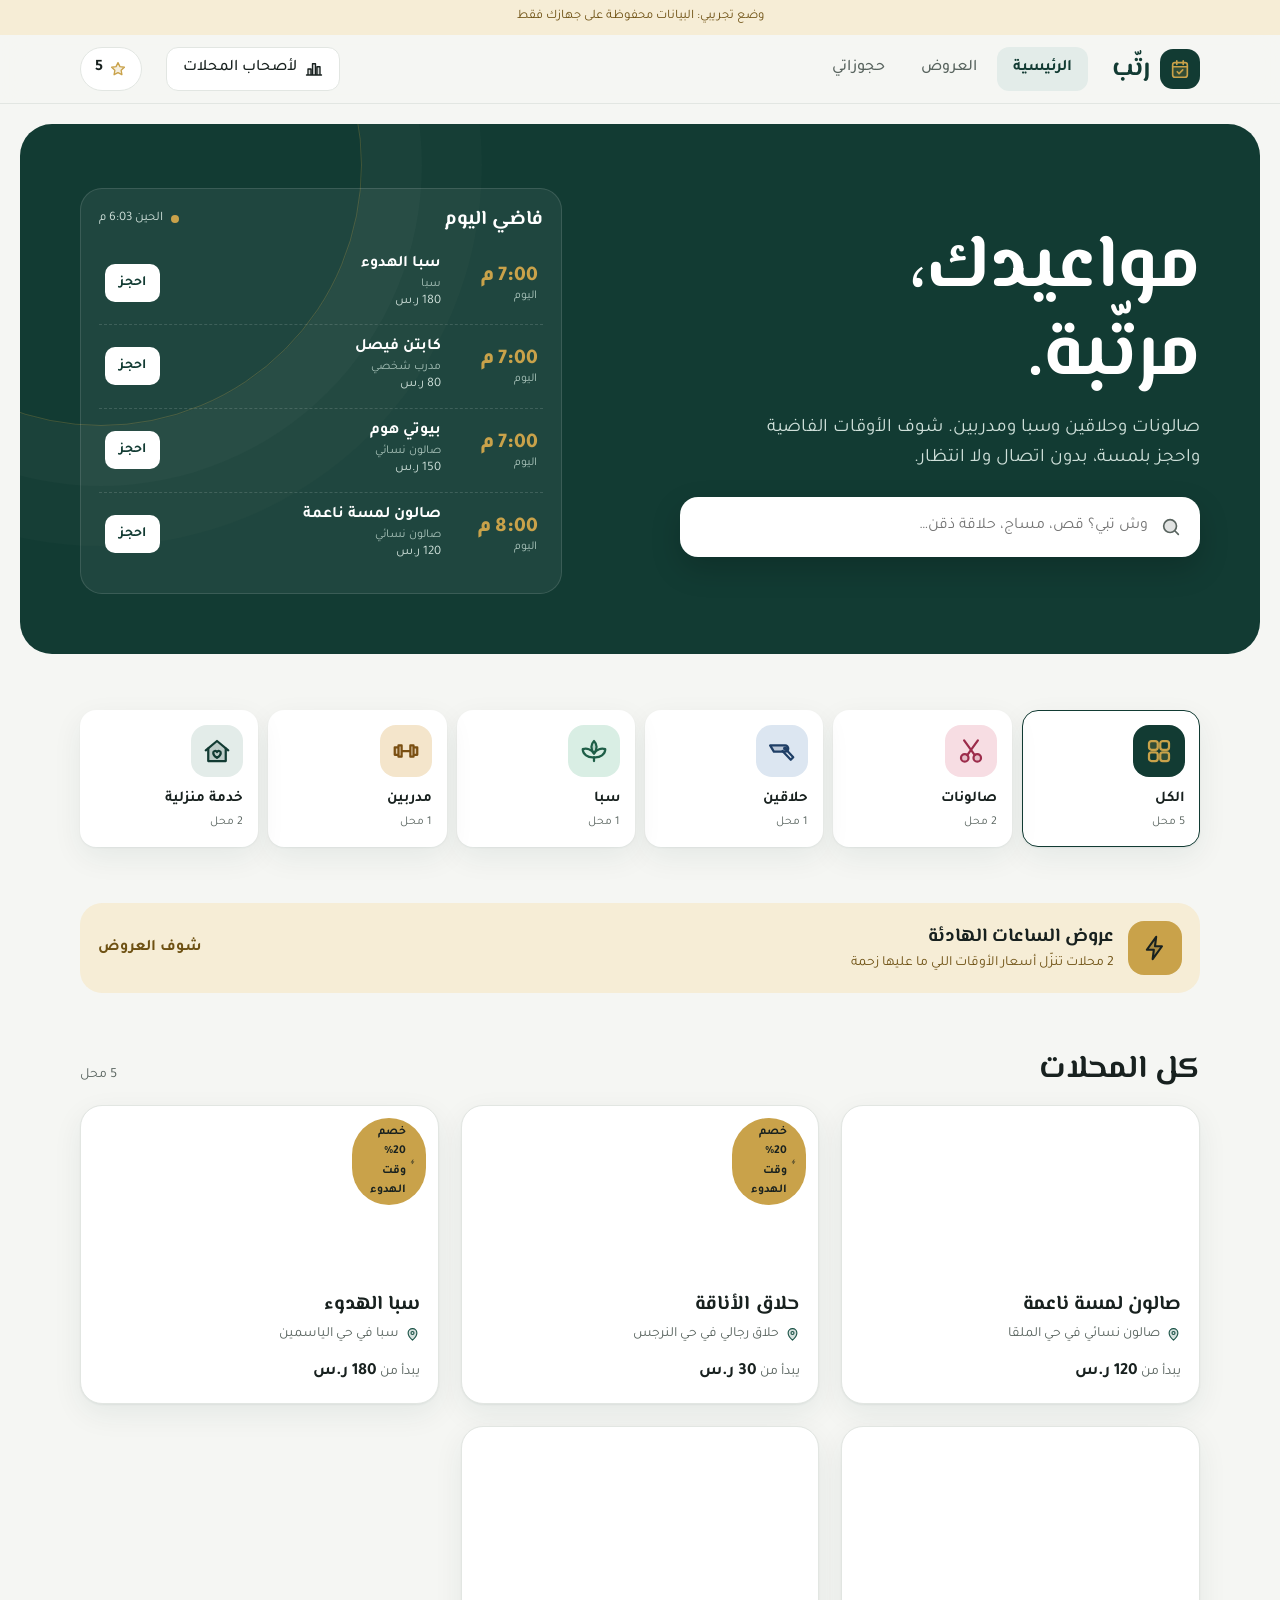
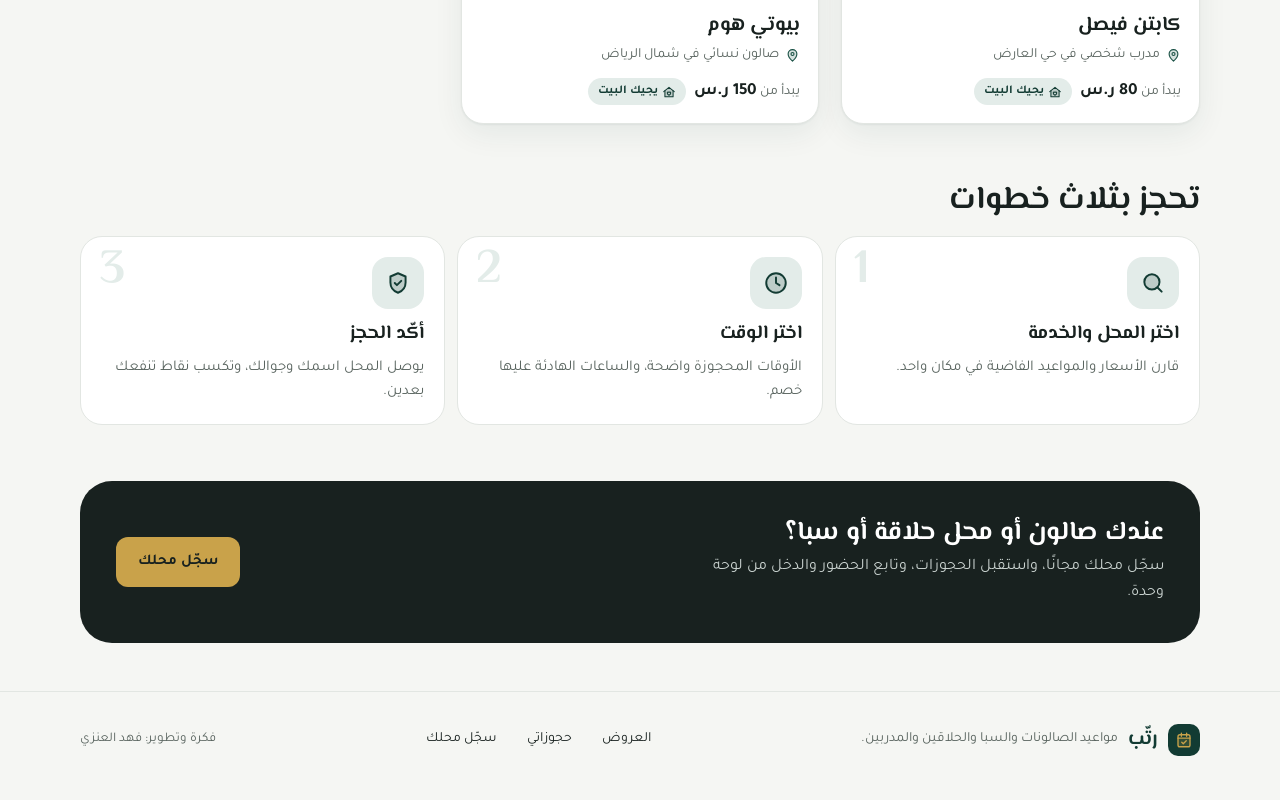
<file: index.html>
<!doctype html>
<html lang="ar" dir="rtl">
<head>
  <meta charset="utf-8">
  <meta name="viewport" content="width=device-width, initial-scale=1, viewport-fit=cover">
  <meta name="theme-color" content="#123B33">
  <meta name="description" content="رتّب: احجز موعدك في الصالونات والسبا والحلاقين والمدربين بدون اتصال أو انتظار.">
  <title>رتّب — احجز موعدك</title>
  <link rel="manifest" href="manifest.webmanifest">
  <link rel="icon" href="icons/icon.svg" type="image/svg+xml">
  <link rel="apple-touch-icon" href="icons/icon-192.png">
  <link rel="preconnect" href="https://fonts.googleapis.com">
  <link rel="preconnect" href="https://fonts.gstatic.com" crossorigin>
  <link href="https://fonts.googleapis.com/css2?family=El+Messiri:wght@500;600;700&family=Tajawal:wght@400;500;700;800&display=swap" rel="stylesheet">
  <link rel="stylesheet" href="css/style.css">
</head>
<body>
  <div id="demo" class="demo-strip" hidden>وضع تجريبي: البيانات محفوظة على جهازك فقط</div>
  <div id="app"><div class="loading">جاري التحميل…</div></div>

  <dialog id="profile">
    <form class="form" method="dialog" id="profile-form">
      <h2>بياناتك للحجز</h2>
      <p class="sub">نرسلها للمحل عشان يعرف صاحب الموعد. تنحفظ على جهازك للمرات الجاية.</p>
      <label class="field">الاسم
        <input name="name" required autocomplete="name" maxlength="40">
      </label>
      <label class="field">رقم الجوال
        <input name="phone" required inputmode="tel" autocomplete="tel" pattern="05[0-9]{8}" placeholder="05XXXXXXXX" maxlength="10">
        <span class="hint">يبدأ بـ 05 وفيه 10 أرقام</span>
      </label>
      <div class="actions">
        <button class="btn" value="ok">متابعة</button>
        <button class="btn ghost" value="cancel" formnovalidate>إلغاء</button>
      </div>
    </form>
  </dialog>

  <script type="module" src="js/app.js"></script>
  <script>
    if ('serviceWorker' in navigator) window.addEventListener('load', () => navigator.serviceWorker.register('sw.js').catch(() => {}));
  </script>
</body>
</html>
</file>
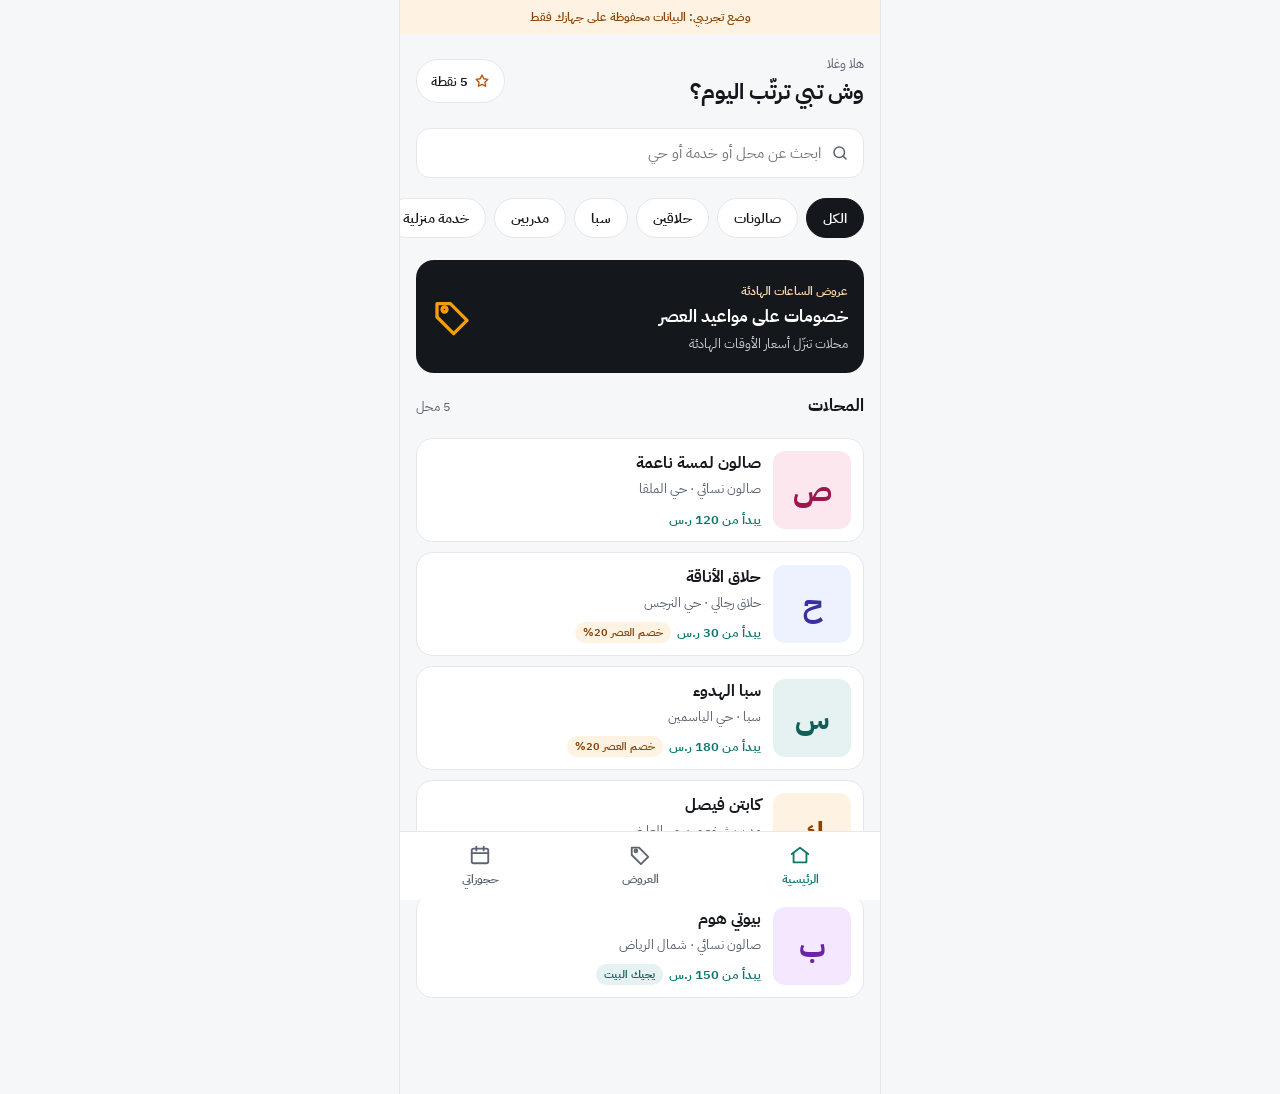
<file: v1/index.html>
<!doctype html>
<html lang="ar" dir="rtl">
<head>
  <meta charset="utf-8">
  <meta name="viewport" content="width=device-width, initial-scale=1, viewport-fit=cover">
  <meta name="theme-color" content="#0F766E">
  <meta name="description" content="رتّب: احجز موعدك في الصالونات والسبا والحلاقين والمدربين بدون اتصال أو انتظار.">
  <title>رتّب — احجز موعدك</title>
  <link rel="manifest" href="manifest.webmanifest">
  <link rel="icon" href="icons/icon.svg" type="image/svg+xml">
  <link rel="apple-touch-icon" href="icons/icon-192.png">
  <link rel="preconnect" href="https://fonts.googleapis.com">
  <link rel="preconnect" href="https://fonts.gstatic.com" crossorigin>
  <link href="https://fonts.googleapis.com/css2?family=IBM+Plex+Sans+Arabic:wght@400;500;600;700&display=swap" rel="stylesheet">
  <link rel="stylesheet" href="css/style.css">
</head>
<body>
  <div class="shell">
    <div id="demo" class="demo-strip" hidden>وضع تجريبي: البيانات محفوظة على جهازك فقط</div>
    <div id="app"><div class="loading">جاري التحميل…</div></div>
  </div>

  <dialog id="profile">
    <form class="form" method="dialog" id="profile-form">
      <h2>بياناتك للحجز</h2>
      <p class="sub">نرسلها للمحل عشان يعرف صاحب الموعد. تنحفظ على جهازك للمرات الجاية.</p>
      <label class="field">الاسم
        <input name="name" required autocomplete="name" maxlength="40">
      </label>
      <label class="field">رقم الجوال
        <input name="phone" required inputmode="tel" autocomplete="tel" pattern="05[0-9]{8}" placeholder="05XXXXXXXX" maxlength="10">
        <span class="hint">يبدأ بـ 05 وفيه 10 أرقام</span>
      </label>
      <div class="actions">
        <button class="btn" value="ok">متابعة</button>
        <button class="btn ghost" value="cancel" formnovalidate>إلغاء</button>
      </div>
    </form>
  </dialog>

  <script type="module" src="js/app.js"></script>
  <script>
    if ('serviceWorker' in navigator) window.addEventListener('load', () => navigator.serviceWorker.register('sw.js').catch(() => {}));
  </script>
</body>
</html>
</file>
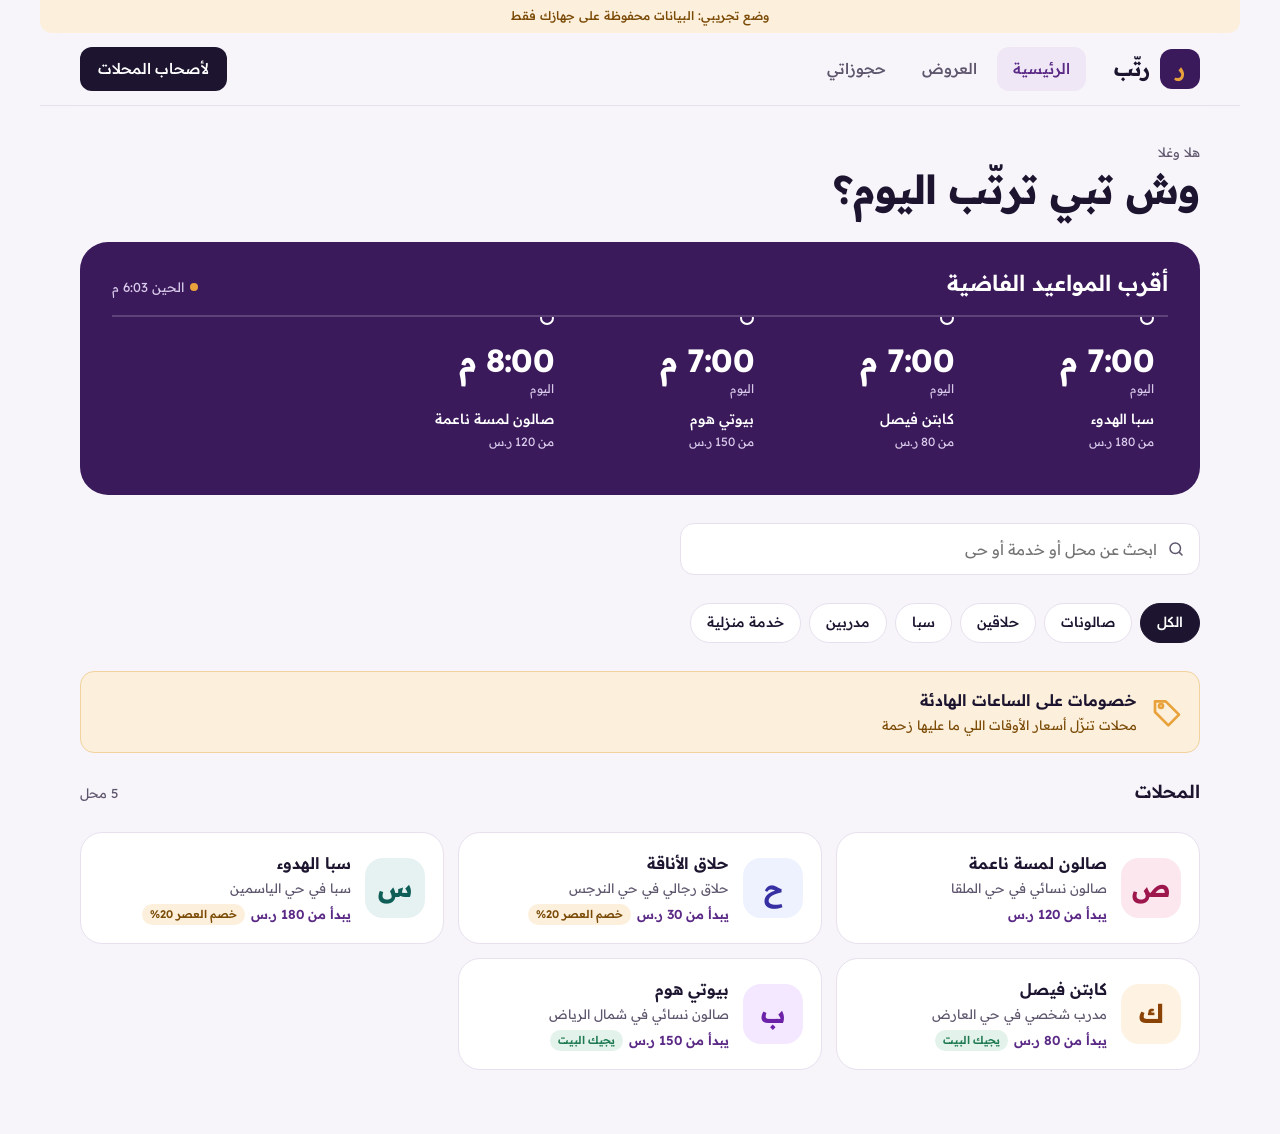
<file: v2/index.html>
<!doctype html>
<html lang="ar" dir="rtl">
<head>
  <meta charset="utf-8">
  <meta name="viewport" content="width=device-width, initial-scale=1, viewport-fit=cover">
  <meta name="theme-color" content="#3B1A5C">
  <meta name="description" content="رتّب: احجز موعدك في الصالونات والسبا والحلاقين والمدربين بدون اتصال أو انتظار.">
  <title>رتّب — احجز موعدك</title>
  <link rel="manifest" href="manifest.webmanifest">
  <link rel="icon" href="icons/icon.svg" type="image/svg+xml">
  <link rel="apple-touch-icon" href="icons/icon-192.png">
  <link rel="preconnect" href="https://fonts.googleapis.com">
  <link rel="preconnect" href="https://fonts.gstatic.com" crossorigin>
  <link href="https://fonts.googleapis.com/css2?family=Readex+Pro:wght@300..700&display=swap" rel="stylesheet">
  <link rel="stylesheet" href="css/style.css">
</head>
<body>
  <div class="shell">
    <div id="demo" class="demo-strip" hidden>وضع تجريبي: البيانات محفوظة على جهازك فقط</div>
    <div id="app"><div class="loading">جاري التحميل…</div></div>
  </div>

  <dialog id="profile">
    <form class="form" method="dialog" id="profile-form">
      <h2>بياناتك للحجز</h2>
      <p class="sub">نرسلها للمحل عشان يعرف صاحب الموعد. تنحفظ على جهازك للمرات الجاية.</p>
      <label class="field">الاسم
        <input name="name" required autocomplete="name" maxlength="40">
      </label>
      <label class="field">رقم الجوال
        <input name="phone" required inputmode="tel" autocomplete="tel" pattern="05[0-9]{8}" placeholder="05XXXXXXXX" maxlength="10">
        <span class="hint">يبدأ بـ 05 وفيه 10 أرقام</span>
      </label>
      <div class="actions">
        <button class="btn" value="ok">متابعة</button>
        <button class="btn ghost" value="cancel" formnovalidate>إلغاء</button>
      </div>
    </form>
  </dialog>

  <script type="module" src="js/app.js"></script>
  <script>
    if ('serviceWorker' in navigator) window.addEventListener('load', () => navigator.serviceWorker.register('sw.js').catch(() => {}));
  </script>
</body>
</html>
</file>
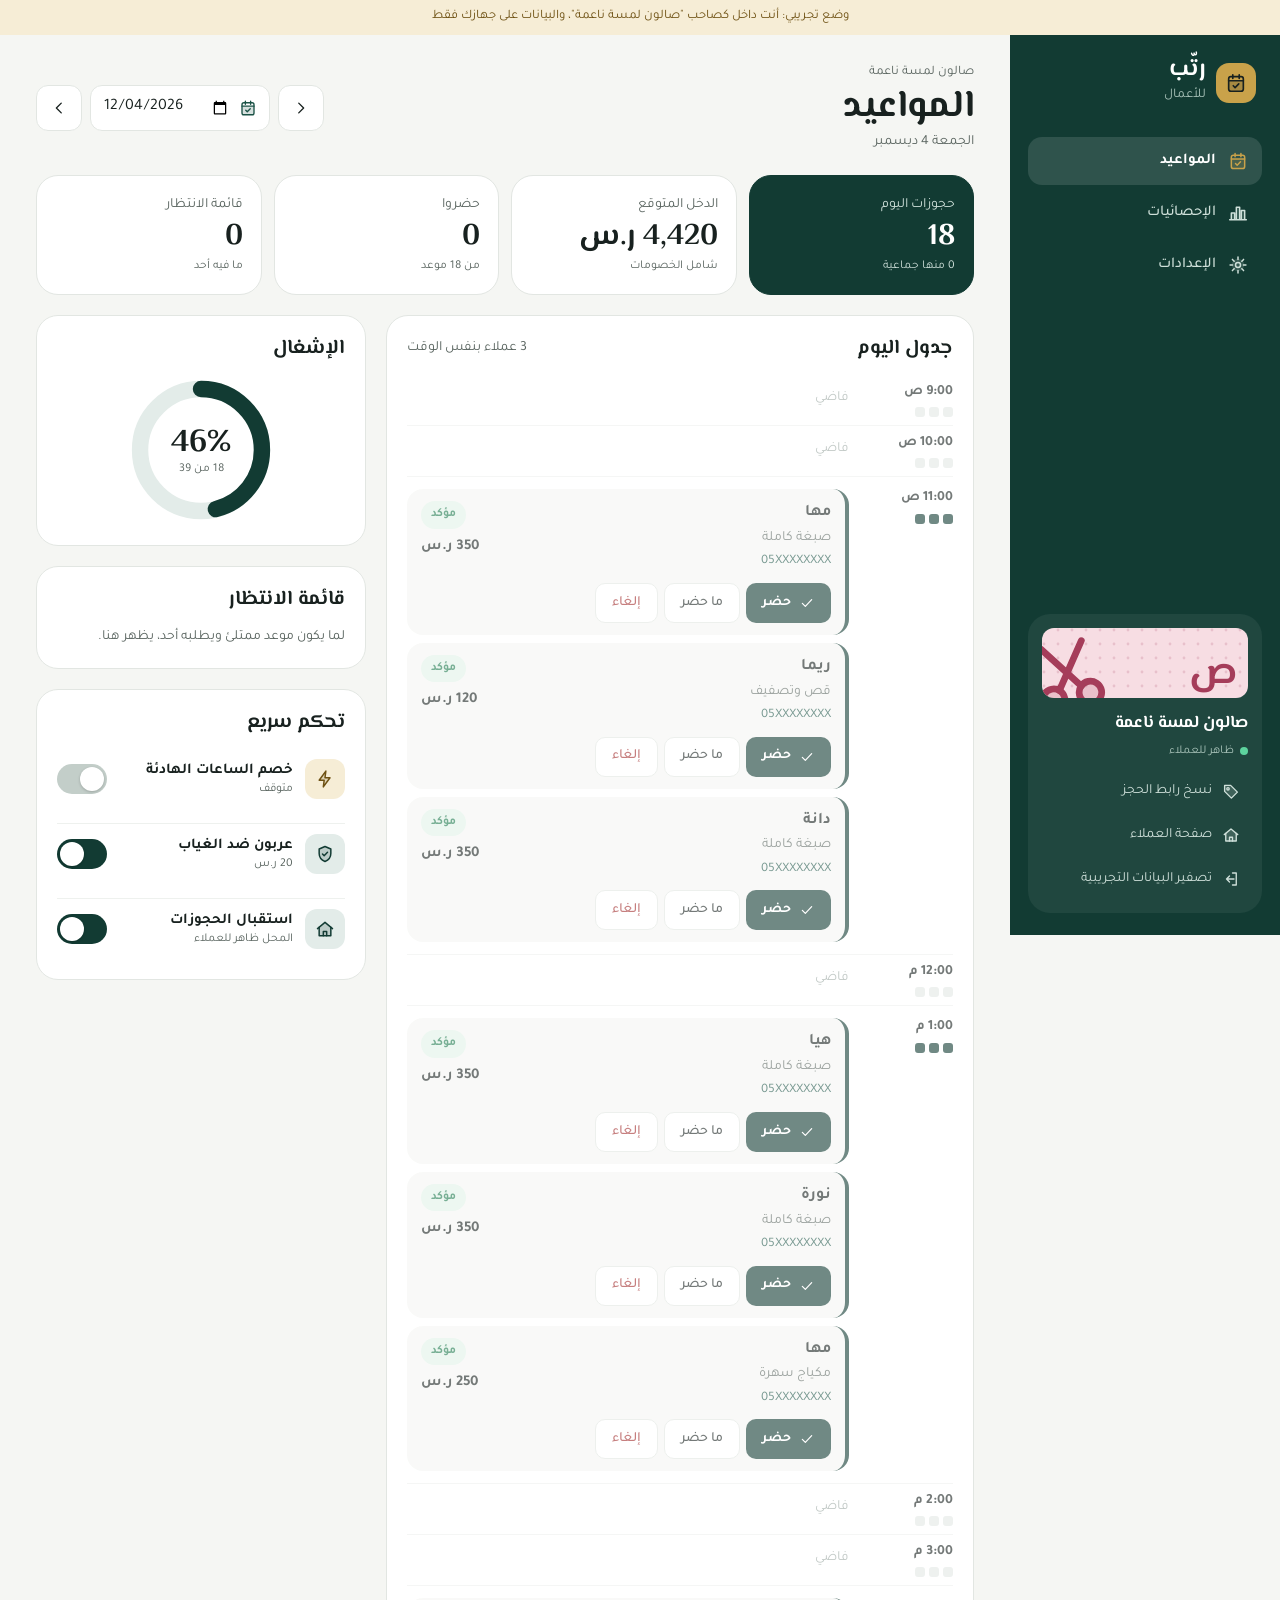
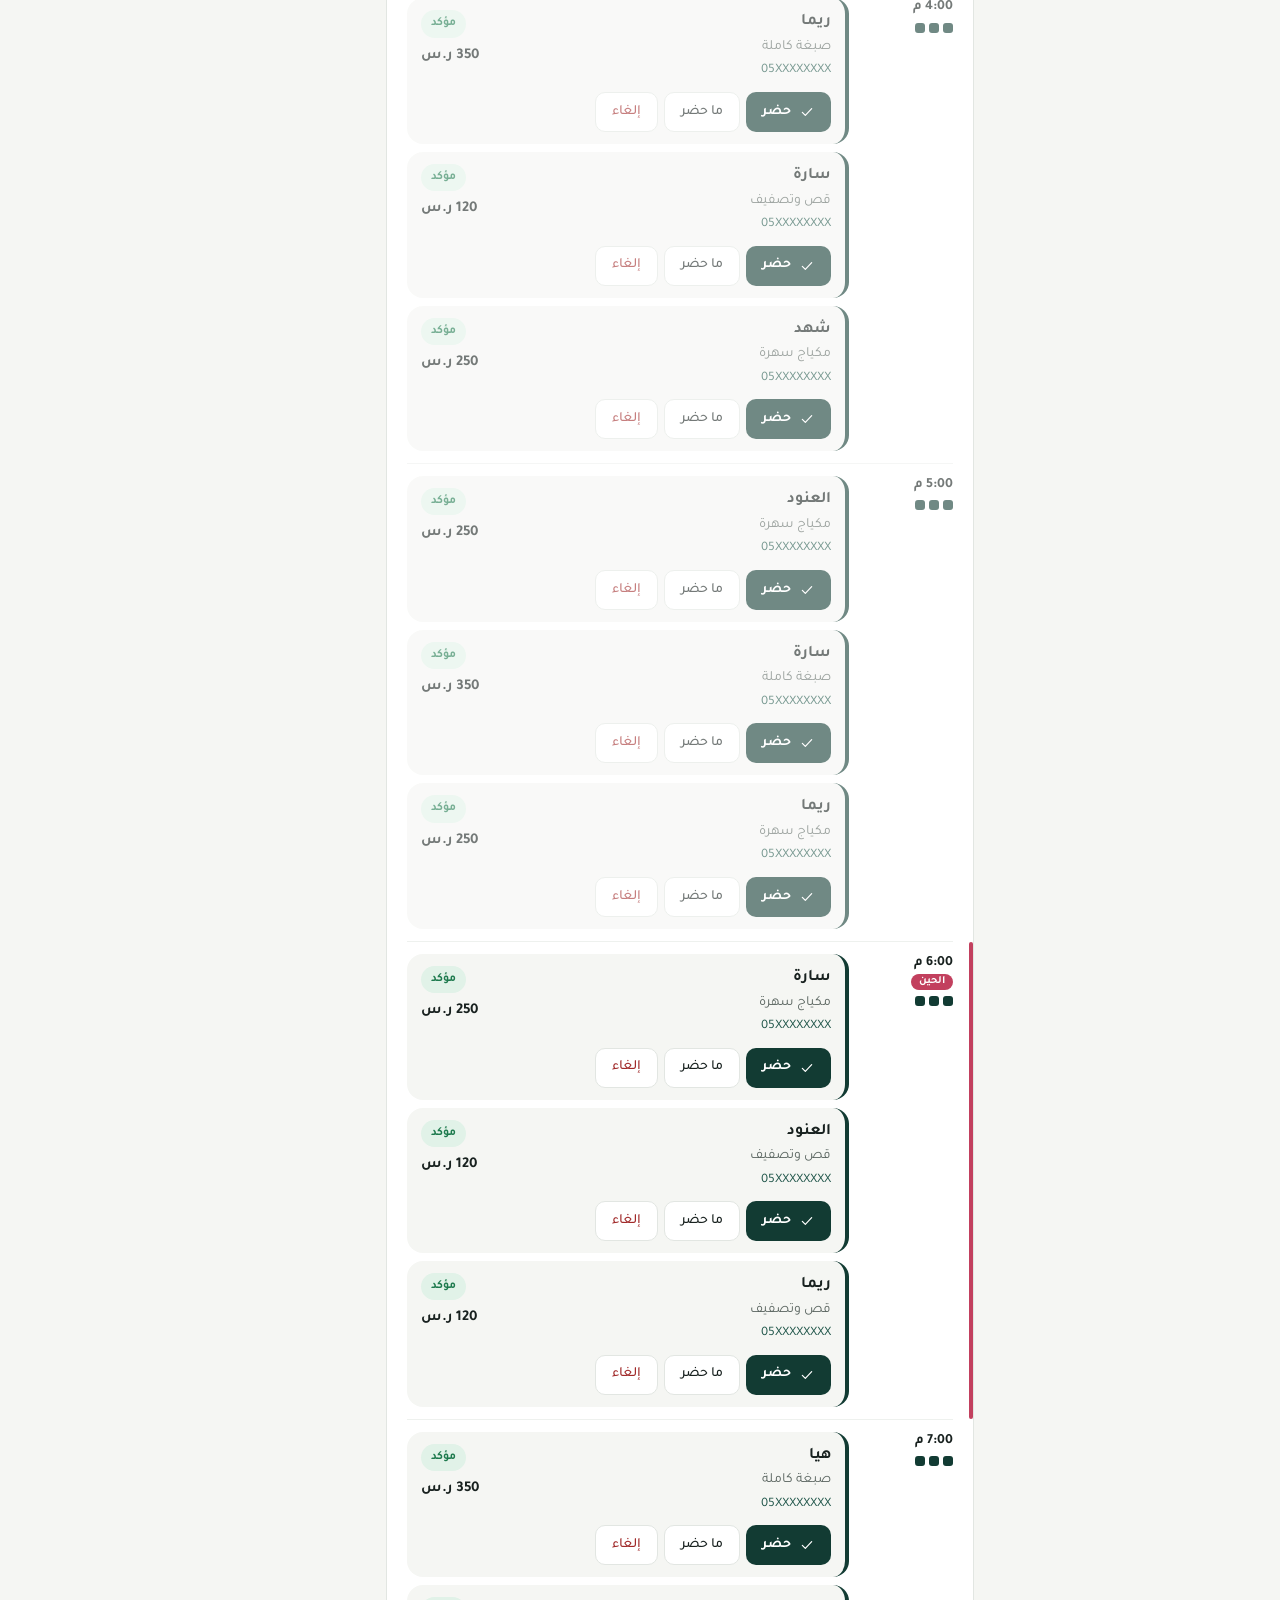
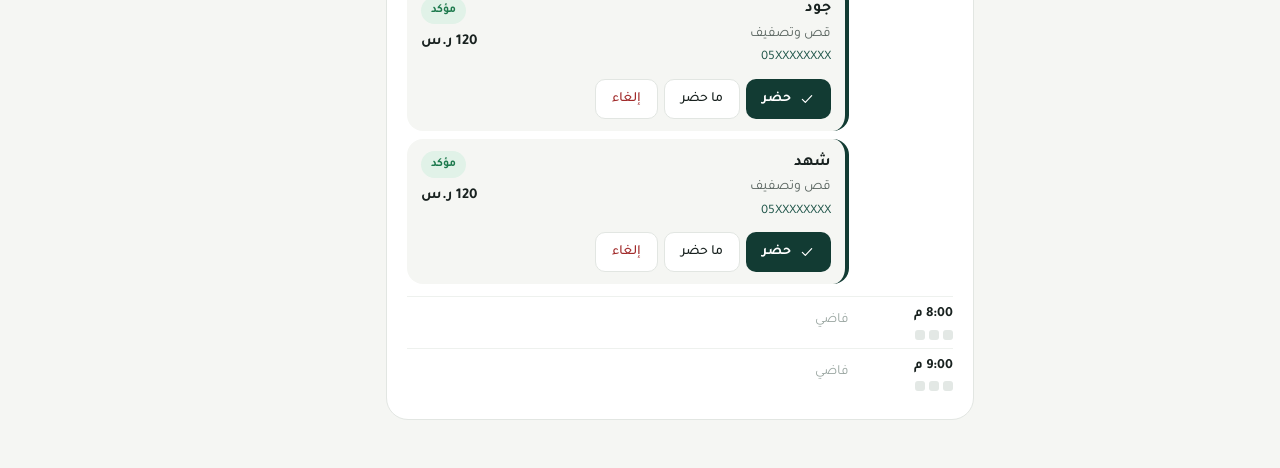
<file: business.html>
<!doctype html>
<html lang="ar" dir="rtl">
<head>
  <meta charset="utf-8">
  <meta name="viewport" content="width=device-width, initial-scale=1, viewport-fit=cover">
  <meta name="theme-color" content="#123B33">
  <title>رتّب — لوحة المحل</title>
  <link rel="icon" href="icons/icon.svg" type="image/svg+xml">
  <link rel="preconnect" href="https://fonts.googleapis.com">
  <link rel="preconnect" href="https://fonts.gstatic.com" crossorigin>
  <link href="https://fonts.googleapis.com/css2?family=El+Messiri:wght@500;600;700&family=Tajawal:wght@400;500;700;800&display=swap" rel="stylesheet">
  <link rel="stylesheet" href="css/style.css">
</head>
<body>
  <div id="demo" class="demo-strip" hidden>وضع تجريبي: أنت داخل كصاحب "صالون لمسة ناعمة"، والبيانات على جهازك فقط</div>
  <div id="app"><div class="loading">جاري التحميل…</div></div>
  <script type="module" src="js/business.js"></script>
</body>
</html>
</file>
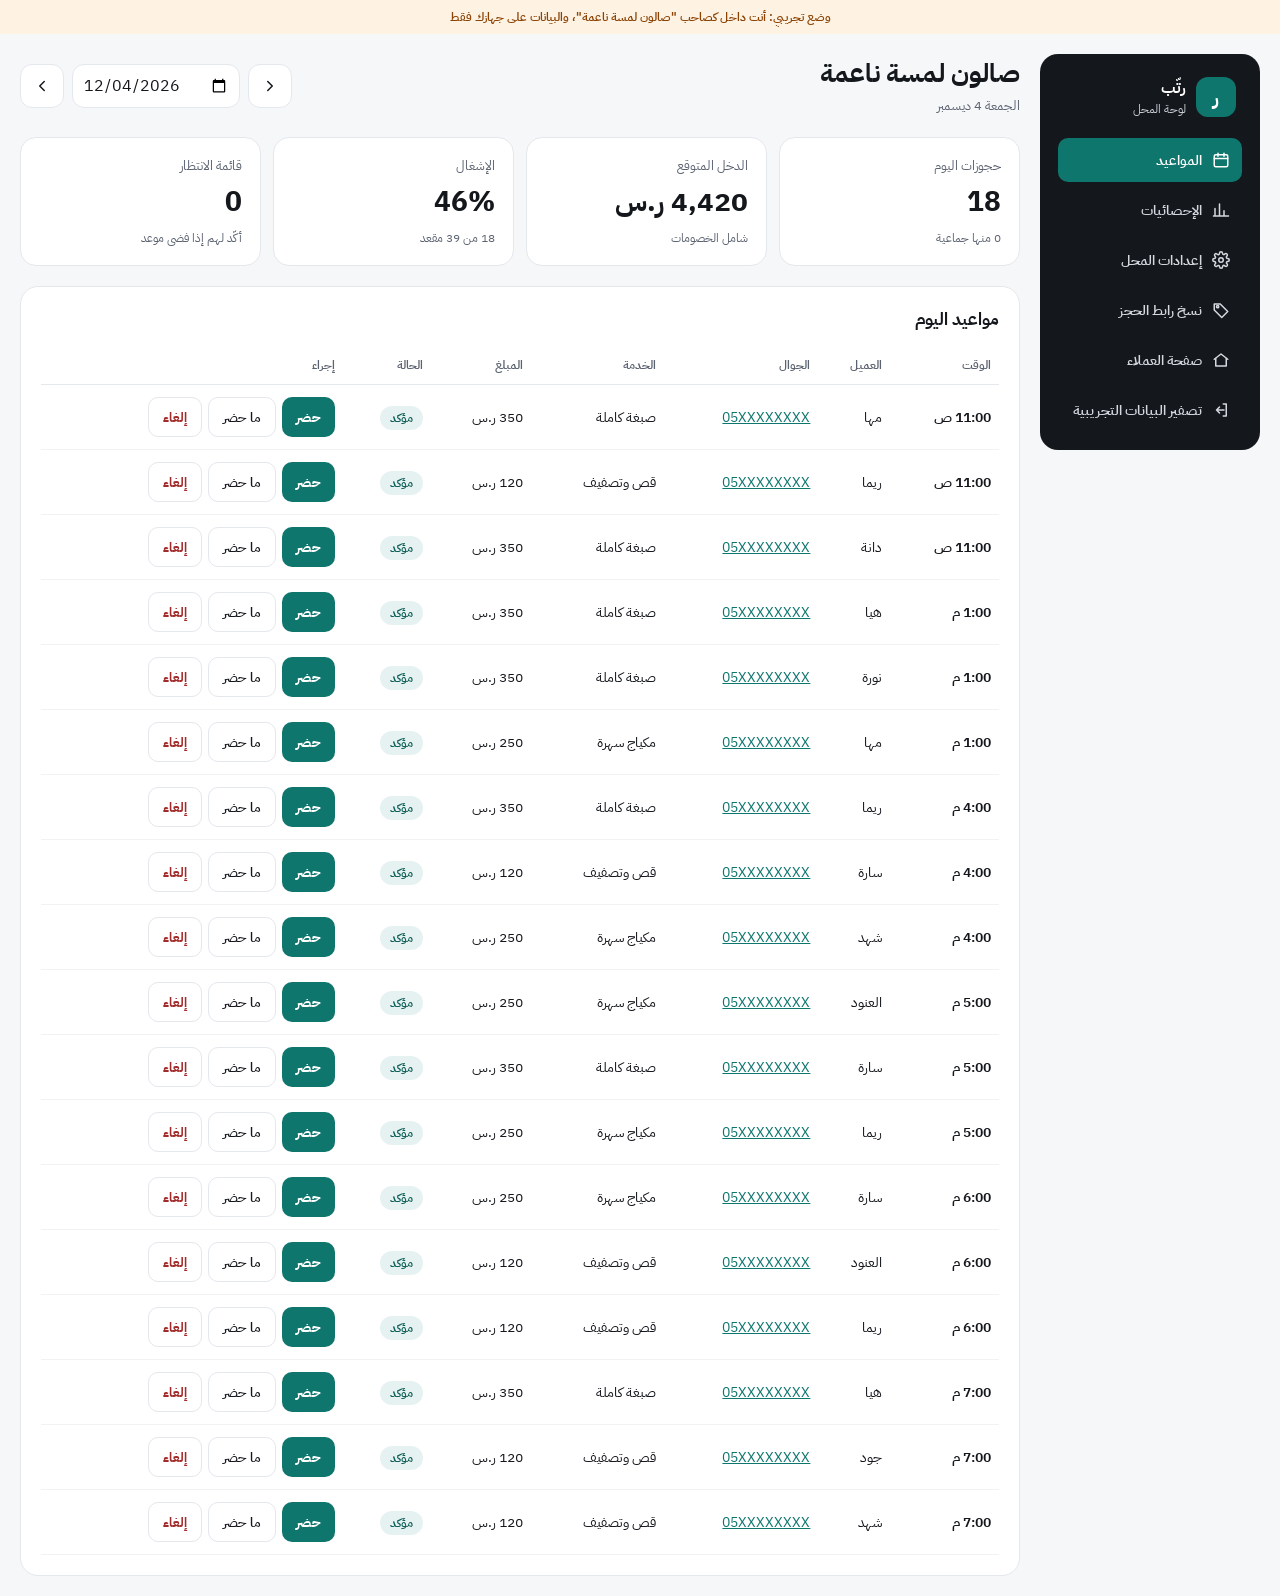
<file: v1/business.html>
<!doctype html>
<html lang="ar" dir="rtl">
<head>
  <meta charset="utf-8">
  <meta name="viewport" content="width=device-width, initial-scale=1, viewport-fit=cover">
  <meta name="theme-color" content="#14171C">
  <title>رتّب — لوحة المحل</title>
  <link rel="icon" href="icons/icon.svg" type="image/svg+xml">
  <link rel="preconnect" href="https://fonts.googleapis.com">
  <link rel="preconnect" href="https://fonts.gstatic.com" crossorigin>
  <link href="https://fonts.googleapis.com/css2?family=IBM+Plex+Sans+Arabic:wght@400;500;600;700&display=swap" rel="stylesheet">
  <link rel="stylesheet" href="css/style.css">
</head>
<body>
  <div id="demo" class="demo-strip" hidden>وضع تجريبي: أنت داخل كصاحب "صالون لمسة ناعمة"، والبيانات على جهازك فقط</div>
  <div id="app"><div class="loading">جاري التحميل…</div></div>
  <script type="module" src="js/business.js"></script>
</body>
</html>
</file>
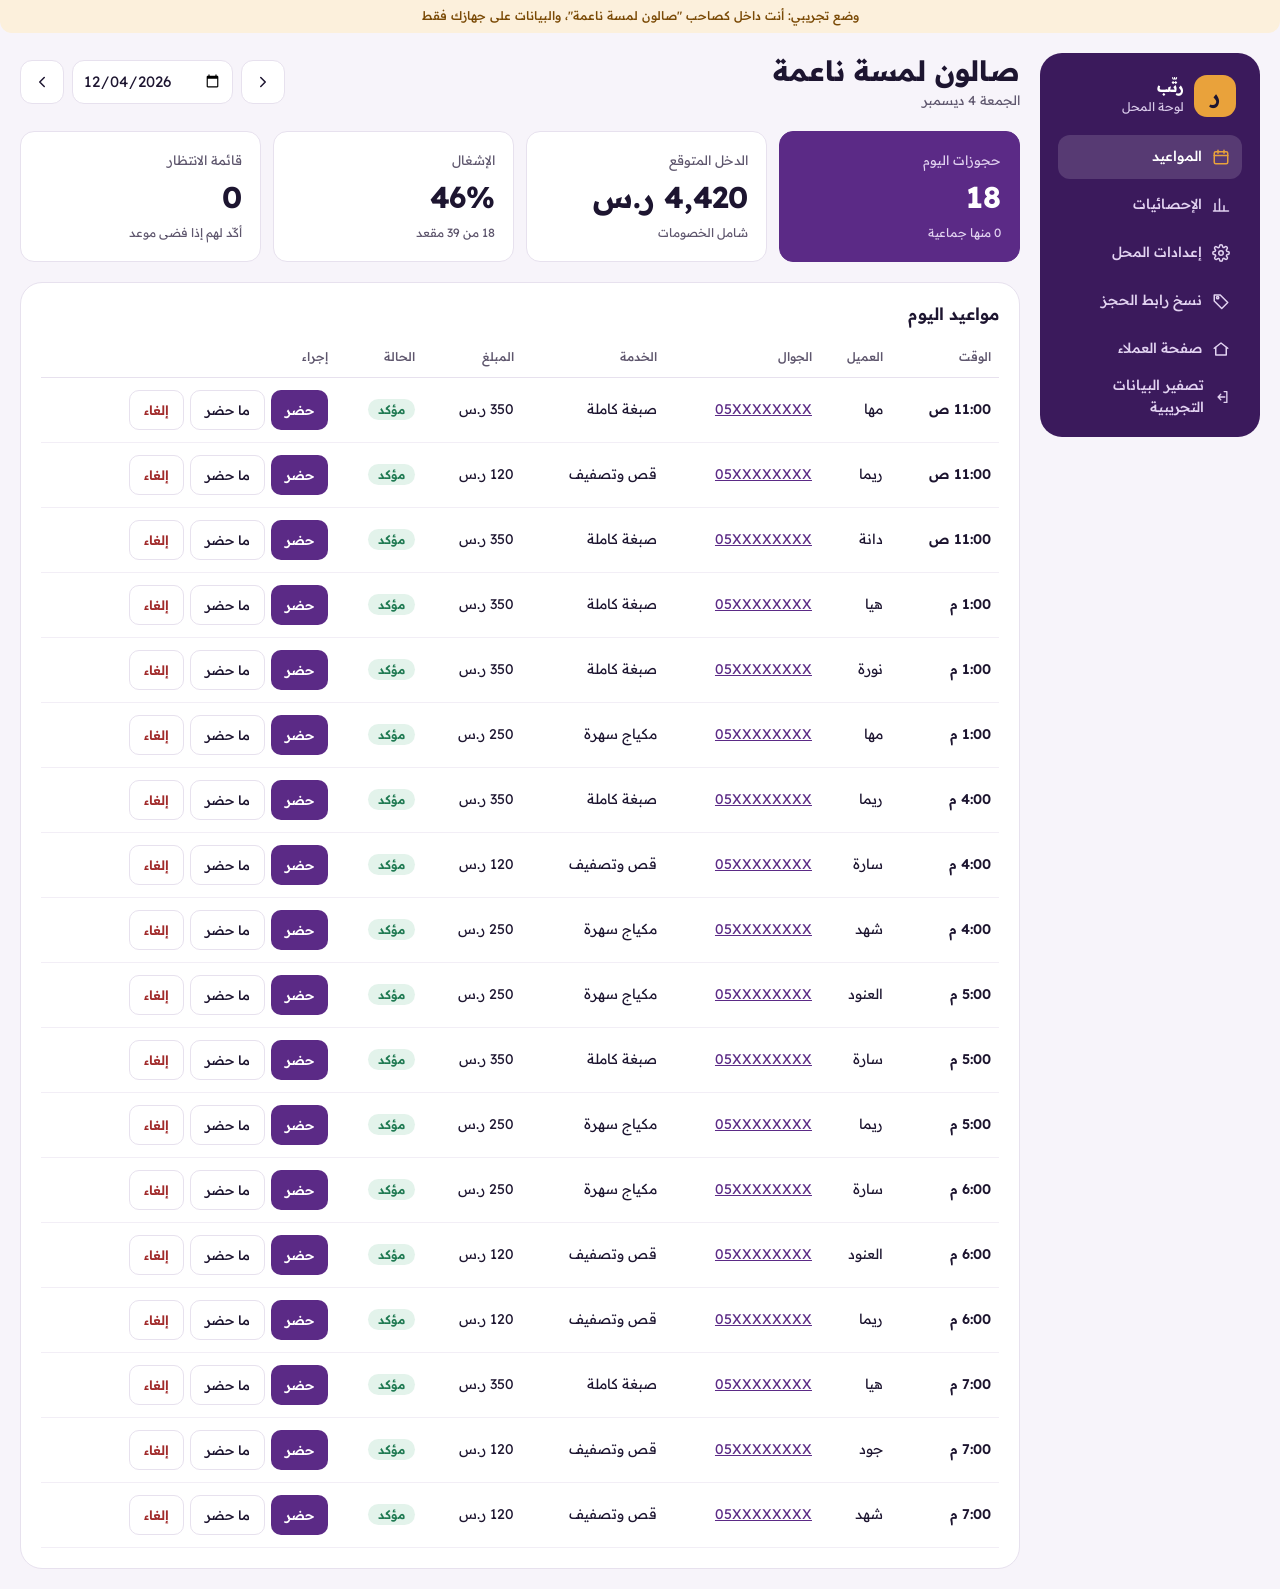
<file: v2/business.html>
<!doctype html>
<html lang="ar" dir="rtl">
<head>
  <meta charset="utf-8">
  <meta name="viewport" content="width=device-width, initial-scale=1, viewport-fit=cover">
  <meta name="theme-color" content="#3B1A5C">
  <title>رتّب — لوحة المحل</title>
  <link rel="icon" href="icons/icon.svg" type="image/svg+xml">
  <link rel="preconnect" href="https://fonts.googleapis.com">
  <link rel="preconnect" href="https://fonts.gstatic.com" crossorigin>
  <link href="https://fonts.googleapis.com/css2?family=Readex+Pro:wght@300..700&display=swap" rel="stylesheet">
  <link rel="stylesheet" href="css/style.css">
</head>
<body>
  <div id="demo" class="demo-strip" hidden>وضع تجريبي: أنت داخل كصاحب "صالون لمسة ناعمة"، والبيانات على جهازك فقط</div>
  <div id="app"><div class="loading">جاري التحميل…</div></div>
  <script type="module" src="js/business.js"></script>
</body>
</html>
</file>
<file: css/style.css>
/* رتّب v3 — أخضر صنوبري + وردي + ذهبي، El Messiri للعناوين و Tajawal للنص */
:root {
  --pine: #123B33;
  --pine-2: #1B5246;
  --pine-soft: #E3ECE9;
  --rose: #C2405E;
  --rose-soft: #F7DDE3;
  --gold: #C9A24A;
  --gold-soft: #F6EDD6;
  --gold-ink: #6E5113;
  --ink: #18211F;
  --muted: #59645F;
  --bg: #F5F6F3;
  --card: #FFFFFF;
  --line: #E2E6E2;
  --ok: #1E7A4E;
  --ok-soft: #E1F2E8;
  --danger: #A12B2B;
  --display: 'El Messiri', 'Tajawal', serif;
  --body: 'Tajawal', system-ui, -apple-system, 'Segoe UI', Tahoma, sans-serif;
  --r-xl: 32px; --r-lg: 22px; --r-md: 16px; --r-sm: 12px;
  --ease-out: cubic-bezier(.22, 1, .36, 1);
  --ease-spring: cubic-bezier(.34, 1.56, .64, 1);
  --t-fast: 160ms; --t-med: 320ms;
  --shadow: 0 1px 2px rgba(18, 59, 51, .06), 0 10px 30px rgba(18, 59, 51, .07);
}
* { box-sizing: border-box; }
html, body { margin: 0; }
body {
  background: var(--bg); color: var(--ink); font-family: var(--body); font-size: 16px; line-height: 1.6;
  -webkit-font-smoothing: antialiased; -webkit-tap-highlight-color: transparent; font-variant-numeric: tabular-nums;
}
h1, h2, h3 { font-family: var(--display); line-height: 1.25; margin: 0; font-weight: 700; }
p { margin: 0; }
button, input, select { font: inherit; color: inherit; }
button { cursor: pointer; }
button:disabled { cursor: not-allowed; }
a { color: var(--pine-2); }
:focus-visible { outline: 3px solid var(--gold); outline-offset: 2px; border-radius: 8px; }
.sr-only { position: absolute; width: 1px; height: 1px; overflow: hidden; clip: rect(0 0 0 0); white-space: nowrap; }
.wrap { width: 100%; max-width: 1200px; margin: 0 auto; padding: 0 20px; }
.muted { color: var(--muted); }
.demo-strip { background: var(--gold-soft); color: var(--gold-ink); font-size: 13px; padding: 7px 16px; text-align: center; }

/* ---------- أزرار ---------- */
.btn {
  min-height: 50px; padding: 0 22px; border-radius: var(--r-sm); border: 0; background: var(--pine); color: #fff;
  font-weight: 700; font-size: 15px; display: inline-flex; align-items: center; justify-content: center; gap: 8px;
  text-decoration: none; transition: transform var(--t-fast) var(--ease-spring), background var(--t-fast);
}
.btn:hover:not(:disabled) { background: var(--pine-2); }
.btn:active:not(:disabled) { transform: scale(.97); }
.btn.sm, .btn.small { min-height: 40px; padding: 0 16px; font-size: 14px; border-radius: 10px; }
.btn.block { width: 100%; }
.btn.ghost { background: var(--card); color: var(--ink); border: 1px solid var(--line); font-weight: 500; }
.btn.ghost:hover:not(:disabled) { background: var(--pine-soft); }
.btn.gold { background: var(--gold); color: var(--ink); }
.btn.gold:hover { background: #D7B35E; }
.btn.rose, .btn.warn { background: var(--rose); color: #fff; }
.btn.rose:hover:not(:disabled), .btn.warn:hover:not(:disabled) { background: #A93450; }
.btn.danger, .btn.danger-text { background: var(--card); color: var(--danger); border: 1px solid var(--line); font-weight: 500; }
.btn.danger:hover:not(:disabled), .btn.danger-text:hover:not(:disabled) { background: #FBEAEA; }
.btn.dark { background: var(--ink); }
.btn:disabled { background: var(--line); color: var(--muted); }

/* ---------- رأس الموقع ---------- */
.hdr { position: sticky; top: 0; z-index: 20; background: rgba(245, 246, 243, .86); backdrop-filter: blur(14px); -webkit-backdrop-filter: blur(14px); border-bottom: 1px solid var(--line); }
.hdr-in { display: flex; align-items: center; gap: 24px; height: 68px; }
.logo-btn { display: flex; align-items: center; gap: 10px; border: 0; background: none; padding: 0; }
.logo-mark { width: 40px; height: 40px; border-radius: 13px; background: var(--pine); color: var(--gold); display: inline-flex; align-items: center; justify-content: center; flex: none; }
.logo-mark.sm { width: 32px; height: 32px; border-radius: 10px; }
.logo-word { font-family: var(--display); font-size: 26px; font-weight: 700; color: var(--pine); line-height: 1; }
.hnav { display: none; gap: 4px; }
.hnav-btn { min-height: 44px; padding: 0 16px; border: 0; border-radius: 12px; background: none; color: var(--muted); font-weight: 500; transition: background var(--t-fast), color var(--t-fast); }
.hnav-btn:hover { color: var(--ink); background: var(--pine-soft); }
.hnav-btn.on { color: var(--pine); font-weight: 700; background: var(--pine-soft); }
.hdr-biz { display: none; margin-inline-start: auto; align-items: center; gap: 8px; min-height: 44px; padding: 0 16px; border-radius: 12px; border: 1px solid var(--line); background: var(--card); color: var(--ink); text-decoration: none; font-weight: 500; }
.hdr-biz:hover { border-color: var(--pine); }
.hdr-points { margin-inline-start: auto; display: inline-flex; align-items: center; gap: 6px; min-height: 44px; padding: 0 14px; border-radius: 999px; border: 1px solid var(--line); background: var(--card); font-weight: 700; color: var(--ink); }
.hdr-points svg { color: var(--gold); }

/* ---------- البطل ---------- */
.hero { background: var(--pine); color: #fff; border-radius: 0 0 var(--r-xl) var(--r-xl); padding: 36px 0 32px; position: relative; overflow: hidden; }
.hero::before {
  content: ''; position: absolute; width: 520px; height: 520px; border-radius: 50%; left: -180px; top: -220px;
  border: 1px solid rgba(201, 162, 74, .25); box-shadow: 0 0 0 60px rgba(255,255,255,.02), 0 0 0 120px rgba(255,255,255,.015);
}
.hero-in { position: relative; display: grid; gap: 28px; }
.hero h1 { font-size: 46px; line-height: 1.15; letter-spacing: -0.01em; }
.hero-lead { margin-top: 14px; font-size: 17px; color: #CFE0DA; max-width: 46ch; }
.hero-search {
  margin-top: 22px; display: flex; align-items: center; gap: 10px; height: 60px; padding: 0 18px; border-radius: 18px;
  background: #fff; color: var(--muted); box-shadow: 0 12px 30px rgba(0,0,0,.18); max-width: 520px;
}
.hero-search input { flex: 1; min-width: 0; height: 100%; border: 0; outline: none; background: transparent; font-size: 16px; color: var(--ink); }

/* لوحة "فاضي اليوم" مثل لوحات المطار */
.board { background: rgba(255,255,255,.06); border: 1px solid rgba(255,255,255,.12); border-radius: var(--r-lg); padding: 18px; }
.board-head { display: flex; justify-content: space-between; align-items: center; margin-bottom: 10px; }
.board-head h2 { font-size: 20px; color: #fff; }
.board-now { display: flex; align-items: center; gap: 8px; font-size: 13px; color: #CFE0DA; }
.board-now i { width: 8px; height: 8px; border-radius: 99px; background: var(--gold); animation: pulse 2.4s infinite; }
.board-rows { list-style: none; margin: 0; padding: 0; display: flex; flex-direction: column; }
.board-rows li + li { border-top: 1px dashed rgba(255,255,255,.14); }
.board-row {
  width: 100%; display: grid; grid-template-columns: 84px minmax(0, 1fr) auto; grid-template-areas: "time shop go" "time price go";
  align-items: center; column-gap: 12px; padding: 12px 6px; border: 0; background: none; color: #fff; text-align: right; border-radius: 12px;
  transition: background var(--t-fast);
}
.board-row:hover { background: rgba(255,255,255,.06); }
.br-time { grid-area: time; display: flex; flex-direction: column; line-height: 1.2; }
.br-time b { font-size: 21px; font-weight: 800; letter-spacing: -0.01em; color: var(--gold); }
.br-time small { font-size: 12px; color: #A9C3BA; }
.br-shop { grid-area: shop; display: flex; flex-direction: column; min-width: 0; line-height: 1.35; }
.br-shop b { font-weight: 700; white-space: nowrap; overflow: hidden; text-overflow: ellipsis; }
.br-shop small { font-size: 12px; color: #A9C3BA; }
.br-price { grid-area: price; font-size: 13px; color: #CFE0DA; }
.br-go { grid-area: go; padding: 8px 14px; border-radius: 10px; background: #fff; color: var(--pine); font-weight: 700; font-size: 14px; }
.board-empty { color: #CFE0DA; padding: 12px 0; }

/* ---------- أقسام ---------- */
.sect { margin-top: 36px; }
.block-head { display: flex; justify-content: space-between; align-items: baseline; margin-bottom: 16px; gap: 12px; }
.block-head h2 { font-size: 26px; }
.block-head span { color: var(--muted); font-size: 14px; }

.cats { display: grid; grid-template-columns: repeat(3, minmax(0, 1fr)); gap: 10px; }
.cat {
  display: flex; flex-direction: column; align-items: flex-start; gap: 2px; padding: 14px; border-radius: var(--r-md);
  border: 1.5px solid transparent; background: var(--card); text-align: right; box-shadow: var(--shadow);
  transition: transform var(--t-fast) var(--ease-spring), border-color var(--t-fast);
}
.cat:active { transform: scale(.97); }
.cat-ic { width: 52px; height: 52px; border-radius: 16px; display: flex; align-items: center; justify-content: center; background: var(--c-bg); color: var(--c-fg); margin-bottom: 8px; transition: background var(--t-fast), color var(--t-fast); }
.cat b { font-size: 15px; }
.cat small { font-size: 12px; color: var(--muted); }
.cat.on { border-color: var(--pine); }
.cat.on .cat-ic { background: var(--pine); color: var(--gold); }

.offer-band {
  width: 100%; display: flex; align-items: center; gap: 14px; padding: 18px; border-radius: var(--r-lg); border: 0;
  background: var(--gold-soft); color: var(--ink); text-align: right;
}
.ob-ic { width: 54px; height: 54px; border-radius: 16px; background: var(--gold); color: var(--ink); display: flex; align-items: center; justify-content: center; flex: none; }
.ob-txt { flex: 1; display: flex; flex-direction: column; }
.ob-txt b { font-family: var(--display); font-size: 19px; }
.ob-txt span { color: var(--gold-ink); font-size: 14px; }
.ob-go { display: none; font-weight: 700; color: var(--gold-ink); }

/* بطاقات المحلات */
.shops { display: grid; grid-template-columns: minmax(0, 1fr); gap: 16px; }
.shop {
  display: flex; flex-direction: column; padding: 0; border: 1px solid var(--line); border-radius: var(--r-lg); overflow: hidden;
  background: var(--card); text-align: right; box-shadow: var(--shadow);
  transition: transform var(--t-med) var(--ease-out), box-shadow var(--t-med);
}
.shop:hover { transform: translateY(-3px); box-shadow: 0 2px 4px rgba(18,59,51,.06), 0 18px 40px rgba(18,59,51,.12); }
.shop-cover { position: relative; height: 150px; }
.badge { position: absolute; top: 12px; right: 12px; display: inline-flex; align-items: center; gap: 4px; padding: 5px 10px; border-radius: 999px; background: var(--gold); color: var(--ink); font-size: 12px; font-weight: 700; }
.shop-info { padding: 16px 18px 18px; display: flex; flex-direction: column; gap: 6px; }
.shop-info h3 { font-size: 20px; }
.where { display: flex; align-items: center; gap: 6px; color: var(--muted); font-size: 14px; }
.where svg { flex: none; color: var(--pine-2); }
.shop-foot { display: flex; align-items: center; justify-content: space-between; gap: 8px; margin-top: 6px; flex-wrap: wrap; }
.shop-price { font-size: 14px; color: var(--muted); }
.shop-price b { color: var(--ink); font-size: 17px; }
.pill { display: inline-flex; align-items: center; gap: 4px; padding: 4px 10px; border-radius: 999px; background: var(--pine-soft); color: var(--pine); font-size: 12px; font-weight: 700; }

/* الغلاف المرسوم */
.art { position: absolute; inset: 0; background: var(--art-bg); color: var(--art-fg); overflow: hidden; }
.art-dots { position: absolute; inset: 0; }
.art-icon { position: absolute; left: -18px; bottom: -34px; opacity: .9; transform: rotate(-12deg); }
.art-letter { position: absolute; right: 18px; bottom: 10px; font-family: var(--display); font-size: 64px; font-weight: 700; line-height: 1; opacity: .9; }
.art.big .art-icon { left: 4%; bottom: -60px; }
.art.big .art-letter { font-size: 110px; right: 32px; bottom: 16px; }

/* خطوات */
.how h2 { font-size: 26px; margin-bottom: 16px; }
.steps { list-style: none; margin: 0; padding: 0; display: grid; gap: 12px; counter-reset: s; }
.steps li { position: relative; background: var(--card); border: 1px solid var(--line); border-radius: var(--r-lg); padding: 20px; display: flex; flex-direction: column; gap: 6px; counter-increment: s; }
.steps li::after { content: counter(s); position: absolute; left: 18px; top: 10px; font-family: var(--display); font-size: 48px; font-weight: 700; color: var(--pine-soft); line-height: 1; }
.step-ic { width: 52px; height: 52px; border-radius: 16px; background: var(--pine-soft); color: var(--pine); display: flex; align-items: center; justify-content: center; margin-bottom: 4px; }
.steps b { font-family: var(--display); font-size: 19px; }
.steps p { color: var(--muted); font-size: 15px; }

.biz-cta { background: var(--ink); color: #fff; border-radius: var(--r-xl); padding: 28px; display: flex; flex-direction: column; gap: 18px; align-items: flex-start; }
.biz-cta h2 { font-size: 26px; }
.biz-cta p { color: #C9D2CF; margin-top: 6px; max-width: 52ch; }

.ftr { margin-top: 48px; padding: 28px 0 120px; border-top: 1px solid var(--line); }
.ftr-in { display: flex; flex-direction: column; gap: 14px; }
.ftr-brand { display: flex; align-items: center; gap: 10px; flex-wrap: wrap; }
.ftr-brand b { font-family: var(--display); font-size: 20px; color: var(--pine); }
.ftr-brand span:last-child { color: var(--muted); font-size: 14px; }
.ftr-links { display: flex; gap: 6px; flex-wrap: wrap; }
.ftr-links button, .ftr-links a { min-height: 40px; padding: 0 12px; border: 0; background: none; color: var(--ink); text-decoration: none; font-size: 14px; border-radius: 10px; display: inline-flex; align-items: center; }
.ftr-links button:hover, .ftr-links a:hover { background: var(--pine-soft); }
.ftr small { color: var(--muted); }

/* شريط التبويبات (جوال) */
.tabbar {
  position: fixed; bottom: 12px; left: 50%; transform: translateX(-50%); width: calc(100% - 24px); max-width: 460px; z-index: 30;
  display: flex; padding: 6px; border-radius: 24px; background: rgba(18, 59, 51, .95); backdrop-filter: blur(14px); -webkit-backdrop-filter: blur(14px);
  margin-bottom: env(safe-area-inset-bottom); box-shadow: 0 14px 34px rgba(18,59,51,.3);
}
.tabbar button { flex: 1; height: 58px; border: 0; border-radius: 18px; background: transparent; color: #A9C3BA; display: flex; flex-direction: column; align-items: center; justify-content: center; gap: 2px; font-size: 12px; font-weight: 500; transition: background var(--t-med), color var(--t-med); }
.tabbar button.on { background: rgba(255,255,255,.1); color: #fff; }
.tabbar button.on svg { color: var(--gold); }

/* ---------- صفحات داخلية ---------- */
.page { padding-top: 32px; }
.page-head { margin-bottom: 22px; }
.page-head h1 { font-size: 36px; }
.page-head p { color: var(--muted); margin-top: 4px; }
.empty { padding: 36px 18px; text-align: center; color: var(--muted); background: var(--card); border: 1.5px dashed #CCD5D1; border-radius: var(--r-lg); }
.shops > .empty { grid-column: 1 / -1; }

.offers { display: grid; gap: 16px; }
.offer { background: var(--card); border: 1px solid var(--line); border-radius: var(--r-lg); overflow: hidden; box-shadow: var(--shadow); }
.offer-cover { position: relative; height: 120px; }
.offer-pct { position: absolute; top: 12px; right: 12px; padding: 6px 12px; border-radius: 12px; background: var(--gold); color: var(--ink); font-family: var(--display); font-weight: 700; font-size: 20px; }
.offer-body { padding: 16px 18px 18px; display: flex; flex-direction: column; gap: 6px; }
.offer-body h3 { font-size: 20px; }
.offer-foot { display: flex; justify-content: space-between; align-items: center; margin-top: 8px; gap: 8px; }
.offer-foot b { font-size: 19px; }
.offer-foot s { color: var(--muted); font-size: 14px; }

.bk-layout { display: grid; gap: 20px; }
.bk-side { display: flex; flex-direction: column; gap: 14px; }
.points-card { position: relative; overflow: hidden; background: var(--pine); color: #fff; border-radius: var(--r-lg); padding: 22px; display: flex; flex-direction: column; gap: 4px; }
.points-card::after { content: ''; position: absolute; left: -50px; bottom: -70px; width: 180px; height: 180px; border-radius: 50%; border: 22px solid rgba(201,162,74,.2); }
.pc-ic { width: 46px; height: 46px; border-radius: 14px; background: rgba(255,255,255,.1); color: var(--gold); display: flex; align-items: center; justify-content: center; margin-bottom: 8px; }
.points-card small { color: #CFE0DA; font-size: 13px; position: relative; }
.points-card b { font-family: var(--display); font-size: 48px; line-height: 1.1; }
.pc-meter { height: 8px; border-radius: 99px; background: rgba(255,255,255,.14); margin: 8px 0 4px; overflow: hidden; position: relative; }
.pc-meter i { display: block; height: 100%; border-radius: 99px; background: var(--gold); transform-origin: right; animation: grow-x 900ms var(--ease-out) both 200ms; }
.remind { background: var(--card); border: 1px solid var(--line); border-radius: var(--r-lg); padding: 18px; display: grid; grid-template-columns: 44px minmax(0, 1fr); gap: 12px; }
.rm-ic { width: 44px; height: 44px; border-radius: 14px; background: var(--rose-soft); color: var(--rose); display: flex; align-items: center; justify-content: center; }
.remind b { font-family: var(--display); font-size: 17px; }
.remind p { color: var(--muted); font-size: 14px; }
.rm-actions { grid-column: 1 / -1; display: flex; gap: 8px; }
.rm-actions .btn:first-child { flex: 1; }
.bk-list { display: flex; flex-direction: column; gap: 10px; }
.bk { display: grid; grid-template-columns: 62px minmax(0, 1fr); gap: 14px; align-items: center; background: var(--card); border: 1px solid var(--line); border-radius: var(--r-lg); padding: 14px; }
.bk.past { opacity: .75; }
.bk-date { height: 66px; border-radius: 16px; background: var(--pine-soft); color: var(--pine); display: flex; flex-direction: column; align-items: center; justify-content: center; line-height: 1.1; }
.bk-date b { font-family: var(--display); font-size: 26px; }
.bk-date small { font-size: 12px; }
.bk-main h3 { font-size: 18px; }
.bk-main p { color: var(--muted); font-size: 14px; }
.bk-time { display: flex; align-items: center; gap: 4px; }
.bk-end { grid-column: 1 / -1; display: flex; justify-content: space-between; align-items: center; gap: 8px; }
.status { font-size: 12px; font-weight: 700; padding: 4px 10px; border-radius: 999px; white-space: nowrap; }
.st-confirmed { background: var(--ok-soft); color: var(--ok); }
.st-wait { background: var(--gold-soft); color: var(--gold-ink); }
.st-done { background: #ECEFEC; color: #4A5551; }
.st-cancelled, .st-noshow { background: #FBEAEA; color: var(--danger); }

/* ---------- صفحة المحل ---------- */
.shop-page { padding-bottom: 210px; }
.sp-cover { position: relative; height: 200px; border-radius: 0 0 var(--r-xl) var(--r-xl); overflow: hidden; margin: 0 -20px; }
.sp-back { position: absolute; top: 14px; right: 14px; width: 46px; height: 46px; border-radius: 14px; border: 0; background: rgba(255,255,255,.92); color: var(--ink); display: flex; align-items: center; justify-content: center; box-shadow: var(--shadow); }
.sp-layout { display: grid; gap: 24px; }
.sp-main { display: flex; flex-direction: column; gap: 26px; min-width: 0; }
.sp-title { padding-top: 20px; }
.sp-title h1 { font-size: 32px; }
.sp-facts { display: flex; flex-wrap: wrap; gap: 8px 16px; margin-top: 8px; color: var(--muted); font-size: 14px; }
.sp-facts span { display: inline-flex; align-items: center; gap: 6px; }
.sp-facts svg { color: var(--pine-2); }
.sp-facts .hl { color: var(--gold-ink); background: var(--gold-soft); padding: 2px 10px; border-radius: 999px; }
.sp-facts .hl svg { color: var(--gold-ink); }
.sp-sec { display: flex; flex-direction: column; gap: 12px; }
.sp-sec h2 { font-size: 21px; }
.svcs { display: grid; gap: 10px; }
.svc { display: flex; align-items: center; gap: 12px; padding: 16px; border-radius: var(--r-md); border: 1.5px solid var(--line); background: var(--card); text-align: right; transition: border-color var(--t-fast), background var(--t-fast); }
.svc:hover { border-color: #B8C9C2; }
.svc.on { border-color: var(--pine); background: var(--pine-soft); }
.svc-radio { width: 24px; height: 24px; border-radius: 99px; border: 2px solid #C3CEC9; flex: none; display: flex; align-items: center; justify-content: center; color: #fff; transition: background var(--t-fast), border-color var(--t-fast); }
.svc.on .svc-radio { background: var(--pine); border-color: var(--pine); }
.svc.on .svc-radio svg { animation: pop var(--t-med) var(--ease-spring); }
.svc-txt { flex: 1; display: flex; flex-direction: column; line-height: 1.35; }
.svc-txt b { font-size: 16px; font-weight: 700; }
.svc-txt small { color: var(--muted); font-size: 13px; }
.svc-price { font-weight: 800; font-size: 16px; }
.sp-extras { gap: 10px; }
.opt { display: flex; align-items: center; gap: 12px; padding: 14px 16px; border-radius: var(--r-md); border: 1px solid var(--line); background: var(--card); text-align: right; width: 100%; }
.opt-ic { width: 44px; height: 44px; border-radius: 14px; background: var(--pine-soft); color: var(--pine); display: flex; align-items: center; justify-content: center; flex: none; }
.opt-txt { flex: 1; display: flex; flex-direction: column; line-height: 1.35; }
.opt-txt b { font-weight: 700; }
.opt-txt small { color: var(--muted); font-size: 13px; }
.switch { flex: none; width: 50px; height: 30px; border-radius: 99px; background: #C3CEC9; padding: 3px; display: flex; transition: background var(--t-med); }
.switch::after { content: ''; width: 24px; height: 24px; border-radius: 99px; background: #fff; box-shadow: 0 1px 3px rgba(0,0,0,.2); transition: transform var(--t-med) var(--ease-spring); }
[aria-pressed="true"] .switch { background: var(--pine); }
[aria-pressed="true"] .switch::after { transform: translateX(-20px); }
.stepper { display: flex; align-items: center; gap: 10px; }
.stepper button { width: 42px; height: 42px; border-radius: 12px; border: 1px solid var(--line); background: var(--bg); font-size: 20px; transition: transform var(--t-fast) var(--ease-spring); }
.stepper button:active { transform: scale(.9); }
.stepper b { min-width: 24px; text-align: center; font-size: 19px; display: inline-block; }
.days { display: flex; gap: 8px; overflow-x: auto; margin: 0 -20px; padding: 2px 20px 4px; scrollbar-width: none; }
.days::-webkit-scrollbar { display: none; }
.day { flex: none; width: 74px; padding: 10px 0; border-radius: var(--r-md); border: 1.5px solid var(--line); background: var(--card); display: flex; flex-direction: column; align-items: center; line-height: 1.25; transition: background var(--t-fast), border-color var(--t-fast); }
.day small { font-size: 12px; color: var(--muted); }
.day b { font-family: var(--display); font-size: 24px; }
.day.on { background: var(--pine); border-color: var(--pine); color: #fff; }
.day.on small { color: #CFE0DA; }
.slots { display: grid; grid-template-columns: repeat(3, minmax(0, 1fr)); gap: 8px; }
.slot { height: 60px; border-radius: var(--r-sm); border: 1.5px solid var(--line); background: var(--card); display: flex; flex-direction: column; align-items: center; justify-content: center; line-height: 1.25; transition: transform var(--t-med) var(--ease-spring), background var(--t-fast), border-color var(--t-fast), color var(--t-fast); }
.slot b { font-size: 15px; font-weight: 700; }
.slot small { font-size: 11px; color: var(--ok); font-weight: 500; }
.slot.full { background: repeating-linear-gradient(-45deg, #F0F2EF, #F0F2EF 6px, #E8ECE8 6px, #E8ECE8 12px); color: var(--muted); }
.slot.full small { color: var(--muted); }
.slot.quiet { border-color: #E3CC93; }
.slot.quiet small { color: var(--gold-ink); font-weight: 700; }
.slot:hover:not(.on) { border-color: #B8C9C2; }
.slot.on { background: var(--pine); border-color: var(--pine); color: #fff; transform: scale(1.05); }
.slot.on small { color: var(--gold); }
.slot.full.on { background: var(--rose); border-color: var(--rose); }
.slot.full.on small { color: #fff; }
.note { display: flex; gap: 8px; align-items: flex-start; padding: 12px 14px; border-radius: var(--r-sm); background: var(--rose-soft); color: #7D2238; font-size: 14px; }
.note svg { flex: none; margin-top: 2px; }

.summary {
  position: fixed; bottom: 0; left: 0; right: 0; z-index: 25; background: var(--card); border-top: 1px solid var(--line);
  border-radius: var(--r-lg) var(--r-lg) 0 0; padding: 14px 20px calc(14px + env(safe-area-inset-bottom));
  box-shadow: 0 -14px 34px rgba(18,59,51,.12); display: flex; flex-direction: column; gap: 10px;
}
.summary h2 { display: none; }
.summary dl { margin: 0; display: none; }
.summary dl > div { display: flex; justify-content: space-between; gap: 12px; padding: 10px 0; border-bottom: 1px dashed var(--line); font-size: 14px; }
.summary dt { color: var(--muted); }
.summary dd { margin: 0; font-weight: 700; text-align: left; }
.summary .save dd { color: var(--gold-ink); }
.sum-total { display: flex; justify-content: space-between; align-items: baseline; }
.sum-total span { color: var(--muted); }
.sum-total b { font-family: var(--display); font-size: 28px; }
.fine { display: flex; align-items: flex-start; gap: 6px; font-size: 12px; color: var(--muted); }
.fine svg { flex: none; color: var(--pine-2); }

/* ---------- التأكيد ---------- */
.done { display: flex; flex-direction: column; align-items: center; text-align: center; max-width: 520px; padding-top: 48px; gap: 10px; }
.done h1 { font-size: 34px; margin-top: 10px; }
.done-sub { color: var(--muted); }
.stamp { width: 112px; height: 112px; color: var(--ok); }
.stamp.wait { color: var(--gold); }
.stamp svg { width: 100%; height: 100%; overflow: visible; }
.stamp .ring { stroke-dasharray: 302; }
.stamp .mark { stroke-dasharray: 60; }
.ticket-card { width: 100%; margin-top: 14px; background: var(--card); border: 1px solid var(--line); border-radius: var(--r-lg); padding: 18px; text-align: right; display: flex; flex-direction: column; gap: 10px; position: relative; }
.ticket-card::before, .ticket-card::after { content: ''; position: absolute; top: 56px; width: 22px; height: 22px; border-radius: 99px; background: var(--bg); border: 1px solid var(--line); }
.ticket-card::before { right: -12px; }
.ticket-card::after { left: -12px; }
.tc-top { display: flex; justify-content: space-between; align-items: center; padding-bottom: 14px; border-bottom: 1.5px dashed var(--line); }
.tc-top b { font-family: var(--display); font-size: 20px; }
.tc-row { display: flex; justify-content: space-between; gap: 10px; font-size: 15px; }
.tc-row span { color: var(--muted); }
.tc-earn { display: flex; align-items: center; gap: 8px; margin-top: 4px; padding: 12px 14px; border-radius: var(--r-sm); background: var(--gold-soft); color: var(--gold-ink); font-weight: 700; font-size: 14px; }
.done-actions { width: 100%; display: flex; flex-direction: column; gap: 8px; margin-top: 16px; }

/* ---------- نوافذ ونماذج ---------- */
dialog { border: 0; border-radius: var(--r-lg); padding: 0; width: min(440px, calc(100% - 32px)); color: var(--ink); box-shadow: 0 30px 80px rgba(0,0,0,.25); }
dialog::backdrop { background: rgba(18, 33, 31, .55); }
dialog[open] { animation: rise var(--t-med) var(--ease-out); }
.form { display: flex; flex-direction: column; gap: 14px; padding: 24px; }
.form h2 { font-size: 22px; }
.sub { color: var(--muted); font-size: 14px; }
.field { display: flex; flex-direction: column; gap: 6px; font-size: 14px; font-weight: 700; }
.field input, .field select { height: 50px; border-radius: 12px; border: 1.5px solid #D2DBD7; background: #fff; padding: 0 14px; font-size: 16px; font-weight: 400; transition: border-color var(--t-fast), box-shadow var(--t-fast); }
.field input:focus, .field select:focus { outline: none; border-color: var(--pine); box-shadow: 0 0 0 4px var(--pine-soft); }
.field .hint { font-weight: 400; color: var(--muted); font-size: 12px; }
.actions { display: flex; gap: 8px; }
.actions .btn { flex: 1; }
.toast { position: fixed; bottom: 100px; left: 50%; transform: translate(-50%, 20px); opacity: 0; pointer-events: none; background: var(--ink); color: #fff; padding: 12px 18px; border-radius: 14px; font-size: 14px; z-index: 60; max-width: calc(100% - 32px); transition: transform var(--t-med) var(--ease-spring), opacity var(--t-fast); }
.toast.show { opacity: 1; transform: translate(-50%, 0); }
.loading { padding: 80px 16px; text-align: center; color: var(--muted); }

/* ---------- شاشات متوسطة ---------- */
@media (min-width: 640px) {
  .cats { grid-template-columns: repeat(6, minmax(0, 1fr)); }
  .shops, .offers { grid-template-columns: repeat(2, minmax(0, 1fr)); }
  .steps { grid-template-columns: repeat(3, minmax(0, 1fr)); }
  .slots { grid-template-columns: repeat(4, minmax(0, 1fr)); }
  .ob-go { display: inline; }
  .biz-cta { flex-direction: row; align-items: center; justify-content: space-between; padding: 36px; }
  .bk { grid-template-columns: 70px minmax(0, 1fr) auto; }
  .bk-end { grid-column: auto; flex-direction: column; align-items: flex-end; }
}

/* ---------- نسخة الويب ---------- */
@media (min-width: 960px) {
  .wrap { padding: 0 40px; }
  .hnav { display: flex; }
  .hdr-biz { display: inline-flex; }
  .hdr-points { margin-inline-start: 0; }
  .tabbar { display: none; }
  .ftr { padding-bottom: 40px; }
  .ftr-in { flex-direction: row; align-items: center; justify-content: space-between; }
  .toast { bottom: 32px; }

  .hero { padding: 64px 0 60px; margin: 20px 20px 0; border-radius: var(--r-xl); }
  .hero-in { grid-template-columns: minmax(0, 1.1fr) minmax(0, .9fr); gap: 48px; align-items: center; }
  .hero h1 { font-size: 76px; }
  .hero-lead { font-size: 19px; }
  .sect { margin-top: 56px; }
  .block-head h2, .how h2 { font-size: 32px; }
  .shops, .offers { grid-template-columns: repeat(3, minmax(0, 1fr)); gap: 22px; }
  .shop-cover { height: 170px; }
  .page-head h1 { font-size: 46px; }
  .bk-layout { grid-template-columns: 340px minmax(0, 1fr); gap: 28px; align-items: start; }
  .bk-side { position: sticky; top: 92px; }

  .shop-page { padding-bottom: 64px; }
  .sp-cover { margin: 20px 0 0; height: 280px; border-radius: var(--r-xl); }
  .sp-layout { grid-template-columns: minmax(0, 1fr) 380px; gap: 40px; align-items: start; }
  .sp-title { padding-top: 28px; }
  .sp-title h1 { font-size: 44px; }
  .svcs { grid-template-columns: repeat(2, minmax(0, 1fr)); }
  .sp-extras { flex-direction: row; }
  .days { margin: 0; padding: 2px 0 4px; flex-wrap: wrap; overflow: visible; }
  .slots { grid-template-columns: repeat(5, minmax(0, 1fr)); }
  .summary {
    position: sticky; top: 92px; margin-top: 28px; border: 1px solid var(--line); border-radius: var(--r-lg); padding: 24px;
    box-shadow: var(--shadow); left: auto; right: auto; bottom: auto; gap: 14px;
  }
  .summary h2 { display: block; font-size: 22px; }
  .summary dl { display: block; }
  .sum-total b { font-size: 34px; }
  .done-actions { flex-direction: row; }
  .done-actions .btn { flex: 1; }
}

/* ======================= لوحة المحل ======================= */
.logo-mark.gold { background: var(--gold); color: var(--ink); }
.logo-mark.lg { width: 60px; height: 60px; border-radius: 18px; }
.dash { display: flex; min-height: 100dvh; }
.dside { display: none; }
.dash-main { flex: 1; min-width: 0; padding: 0 16px 110px; }
.dtop { display: flex; flex-wrap: wrap; align-items: center; justify-content: space-between; gap: 14px; padding: 20px 0 18px; }
.dtop-title { display: flex; flex-direction: column; }
.dtop-shop { font-size: 13px; color: var(--muted); }
.dtop h1 { font-size: 30px; }
.dtop p { color: var(--muted); font-size: 14px; }
.dtop-mobile-actions { display: flex; gap: 8px; position: absolute; left: 16px; top: 18px; }
.dtop { position: relative; }
.datenav { display: flex; align-items: center; gap: 8px; width: 100%; }
.datepick { flex: 1; display: flex; align-items: center; gap: 8px; height: 46px; padding: 0 12px; border-radius: 12px; border: 1px solid var(--line); background: var(--card); color: var(--pine-2); }
.datepick input { flex: 1; border: 0; background: none; outline: none; color: var(--ink); min-width: 0; }
.icon-btn { width: 46px; height: 46px; border-radius: 12px; border: 1px solid var(--line); background: var(--card); color: var(--ink); display: inline-flex; align-items: center; justify-content: center; flex: none; padding: 0; }
.icon-btn.flip svg { transform: scaleX(-1); }
.icon-btn:hover { border-color: #B8C9C2; }
.icon-btn.danger { color: var(--danger); }
.dash-body { display: flex; flex-direction: column; gap: 20px; }
.dtabs { position: fixed; bottom: 12px; left: 50%; transform: translateX(-50%); width: calc(100% - 24px); max-width: 460px; z-index: 30; display: flex; padding: 6px; border-radius: 24px; background: rgba(18,59,51,.96); box-shadow: 0 14px 34px rgba(18,59,51,.3); margin-bottom: env(safe-area-inset-bottom); }
.dtabs button { flex: 1; height: 58px; border: 0; border-radius: 18px; background: none; color: #A9C3BA; display: flex; flex-direction: column; align-items: center; justify-content: center; gap: 2px; font-size: 12px; font-weight: 500; }
.dtabs button.on { background: rgba(255,255,255,.1); color: #fff; }
.dtabs button.on svg { color: var(--gold); }

.kpis { display: grid; grid-template-columns: repeat(2, minmax(0, 1fr)); gap: 12px; }
.kpi { background: var(--card); border: 1px solid var(--line); border-radius: var(--r-lg); padding: 18px; display: flex; flex-direction: column; gap: 2px; min-width: 0; }
.kpi:first-child { background: var(--pine); color: #fff; border-color: var(--pine); }
.kpi:first-child span, .kpi:first-child small { color: #CFE0DA; }
.kpi span { font-size: 14px; color: var(--muted); }
.kpi b { font-family: var(--display); font-size: 30px; line-height: 1.2; white-space: nowrap; }
.kpi small { font-size: 12px; color: var(--muted); }
.panel { background: var(--card); border: 1px solid var(--line); border-radius: var(--r-lg); padding: 20px; display: flex; flex-direction: column; gap: 14px; min-width: 0; }
.panel h2 { font-size: 20px; }
.panel-head { display: flex; justify-content: space-between; align-items: center; gap: 10px; flex-wrap: wrap; }
.card { background: var(--card); border: 1px solid var(--line); border-radius: var(--r-lg); padding: 18px; display: flex; flex-direction: column; gap: 12px; }
.meta { font-size: 14px; color: var(--muted); }
.tag { display: inline-flex; align-items: center; gap: 3px; font-size: 11px; font-weight: 700; padding: 2px 8px; border-radius: 999px; vertical-align: middle; }
.tag.offer { background: var(--gold-soft); color: var(--gold-ink); }
.tag.home { background: var(--pine-soft); color: var(--pine); }
.tag.new { background: var(--rose-soft); color: var(--rose); }
.kv { display: flex; justify-content: space-between; gap: 8px; font-size: 14px; }
.kv span { color: var(--muted); }
.empty.big { padding: 60px 20px; }

/* جدول اليوم */
.today-grid { display: grid; gap: 20px; }
.timeline { list-style: none; margin: 0; padding: 0; display: flex; flex-direction: column; }
.tl-hour { display: grid; grid-template-columns: 70px minmax(0, 1fr); grid-template-rows: auto 1fr; grid-template-areas: "time items" "seats items"; column-gap: 14px; padding: 12px 0; border-top: 1px solid #EEF1EE; position: relative; }
.tl-hour:first-child { border-top: 0; }
.tl-time { grid-area: time; display: flex; flex-direction: column; gap: 2px; line-height: 1.3; }
.tl-time b { font-size: 14px; }
.now-tag, .quiet-tag { align-self: flex-start; font-size: 11px; font-weight: 700; padding: 1px 8px; border-radius: 999px; }
.now-tag { background: var(--rose); color: #fff; }
.quiet-tag { background: var(--gold-soft); color: var(--gold-ink); }
.tl-seats { grid-area: seats; display: flex; flex-wrap: wrap; gap: 4px; margin-top: 6px; align-self: start; }
.tl-seats i { width: 10px; height: 10px; border-radius: 3px; background: #E3E8E5; }
.tl-seats i.on { background: var(--pine); }
.tl-items { grid-area: items; display: flex; flex-direction: column; gap: 8px; min-width: 0; }
.tl-free { color: #9AA6A1; font-size: 14px; padding: 4px 0; }
.tl-hour.is-empty { padding: 8px 0; }
.tl-hour.past { opacity: .6; }
.tl-hour.now::before { content: ''; position: absolute; right: -20px; top: 0; bottom: 0; width: 4px; border-radius: 4px; background: var(--rose); }
.appt { display: grid; grid-template-columns: minmax(0, 1fr) auto; gap: 8px 12px; padding: 12px 14px; border-radius: var(--r-md); background: var(--bg); border-inline-start: 4px solid var(--pine); }
.st-line-wait { border-inline-start-color: var(--gold); }
.st-line-done { border-inline-start-color: var(--ok); background: #F1F7F3; }
.st-line-cancelled, .st-line-noshow { border-inline-start-color: #D9B3B3; opacity: .7; }
.appt-who { display: flex; align-items: center; gap: 8px; flex-wrap: wrap; }
.appt-who b { font-size: 16px; }
.appt-main p { font-size: 14px; color: var(--muted); }
.appt-phone { font-size: 13px; color: var(--pine-2); text-decoration: none; }
.appt-side { display: flex; flex-direction: column; align-items: flex-end; gap: 6px; }
.appt-total { font-size: 15px; }
.appt-actions { grid-column: 1 / -1; display: flex; gap: 6px; flex-wrap: wrap; }
.today-side { display: flex; flex-direction: column; gap: 20px; }
.occ-ring { position: relative; width: 150px; height: 150px; margin: 0 auto; }
.ring-svg { width: 100%; height: 100%; }
.occ-val { position: absolute; inset: 0; display: flex; flex-direction: column; align-items: center; justify-content: center; line-height: 1.2; }
.occ-val b { font-family: var(--display); font-size: 32px; }
.occ-val small { color: var(--muted); font-size: 12px; }
.count-badge { min-width: 26px; height: 26px; padding: 0 8px; border-radius: 99px; background: var(--gold); color: var(--ink); font-weight: 700; font-size: 13px; display: inline-flex; align-items: center; justify-content: center; }
.wait-row { display: flex; align-items: center; justify-content: space-between; gap: 10px; padding: 10px 0; border-top: 1px dashed var(--line); }
.wait-row:first-of-type { border-top: 0; }
.wait-row p { font-size: 13px; color: var(--muted); }
.quick { display: flex; align-items: center; gap: 12px; width: 100%; padding: 10px 0; border: 0; background: none; text-align: right; }
.quick + .quick { border-top: 1px solid #EEF1EE; }
.quick-ic { width: 40px; height: 40px; border-radius: 12px; background: var(--pine-soft); color: var(--pine); display: flex; align-items: center; justify-content: center; flex: none; }
.quick-ic.gold { background: var(--gold-soft); color: var(--gold-ink); }
.quick-txt { flex: 1; display: flex; flex-direction: column; line-height: 1.35; min-width: 0; }
.quick-txt b { font-size: 15px; }
.quick-txt small { font-size: 12px; color: var(--muted); }

/* الإحصائيات */
.insights { display: grid; gap: 12px; }
.insight { display: flex; gap: 12px; align-items: flex-start; padding: 16px 18px; border-radius: var(--r-lg); background: var(--gold-soft); color: var(--gold-ink); }
.insight svg { flex: none; margin-top: 2px; }
.insight p { color: var(--ink); }
.link-btn.inline { min-height: 0; padding: 0; display: inline; text-decoration: underline; }
.stats-grid { display: grid; gap: 20px; }
.bars { height: 210px; display: flex; align-items: flex-end; gap: 6px; border-bottom: 1px solid var(--line); padding-bottom: 4px; }
.bar { flex: 1; display: flex; flex-direction: column; align-items: center; justify-content: flex-end; gap: 4px; height: 100%; }
.bar i { display: block; width: 100%; max-width: 30px; border-radius: 8px 8px 3px 3px; background: var(--pine); transform-origin: bottom; }
.bar i.quiet { background: var(--gold); }
.bar span { font-size: 11px; color: var(--muted); }
.bar-labels { display: flex; gap: 6px; }
.bar-labels span { flex: 1; text-align: center; font-size: 11px; color: var(--muted); }
.legend { display: flex; gap: 14px; font-size: 12px; color: var(--muted); }
.legend span { display: flex; align-items: center; gap: 6px; }
.legend i { width: 10px; height: 10px; border-radius: 3px; background: var(--pine); }
.legend i.quiet { background: var(--gold); }
.meter { height: 8px; border-radius: 999px; background: #EEF1EE; overflow: hidden; }
.meter i { display: block; height: 8px; border-radius: 999px; background: var(--pine); transform-origin: right; }
.wd { display: flex; flex-direction: column; gap: 10px; }
.wd-row { display: grid; grid-template-columns: 64px minmax(0, 1fr) 32px; align-items: center; gap: 10px; font-size: 14px; }
.wd-row b { text-align: left; }
.svc-stat { display: flex; flex-direction: column; gap: 6px; }

/* الإعدادات */
.settings { display: flex; flex-direction: column; gap: 16px; }
.set-sec { background: var(--card); border: 1px solid var(--line); border-radius: var(--r-lg); padding: 20px; display: grid; gap: 16px; }
.set-desc h2 { font-size: 20px; }
.set-desc p { color: var(--muted); font-size: 14px; margin-top: 4px; }
.set-body { display: flex; flex-direction: column; gap: 14px; min-width: 0; }
.grid2 { display: grid; grid-template-columns: repeat(auto-fit, minmax(200px, 1fr)); gap: 14px; }
.svc-edit { display: grid; grid-template-columns: minmax(0, 2fr) minmax(0, 1fr) minmax(0, 1fr) 46px; gap: 8px; align-items: end; padding-bottom: 12px; border-bottom: 1px dashed var(--line); }
.svc-edit + .btn { align-self: flex-start; }
.hours-pick { display: flex; flex-wrap: wrap; gap: 6px; }
.hours-pick button { min-height: 40px; padding: 0 12px; border-radius: 10px; border: 1px solid var(--line); background: #fff; font-size: 13px; font-weight: 500; }
.hours-pick button.on { background: var(--gold); border-color: var(--gold); color: var(--ink); }
.toggle-row { display: flex; align-items: center; gap: 12px; padding: 14px 16px; border-radius: var(--r-md); border: 1px solid var(--line); background: var(--bg); text-align: right; width: 100%; cursor: pointer; }
.toggle-row .txt { flex: 1; display: flex; flex-direction: column; }
.toggle-row .txt b { font-weight: 700; }
.toggle-row .txt span { font-size: 13px; color: var(--muted); }
input.sw { appearance: none; -webkit-appearance: none; flex: none; width: 50px; height: 30px; border-radius: 99px; background: #C3CEC9; position: relative; cursor: pointer; transition: background var(--t-med); margin: 0; }
input.sw::after { content: ''; position: absolute; top: 3px; right: 3px; width: 24px; height: 24px; border-radius: 99px; background: #fff; box-shadow: 0 1px 3px rgba(0,0,0,.2); transition: transform var(--t-med) var(--ease-spring); }
input.sw:checked { background: var(--pine); }
input.sw:checked::after { transform: translateX(-20px); }
.save-bar { position: sticky; bottom: 84px; z-index: 5; display: flex; align-items: center; justify-content: space-between; gap: 12px; padding: 14px 18px; border-radius: var(--r-lg); background: var(--ink); color: #C9D2CF; font-size: 14px; box-shadow: 0 14px 34px rgba(0,0,0,.18); }
.save-bar .btn { background: var(--gold); color: var(--ink); }
.onboard { max-width: 980px; margin: 0 auto; padding: 24px 16px 40px; }
.onboard-head { display: flex; align-items: center; gap: 14px; margin-bottom: 20px; }
.onboard-head h1 { font-size: 32px; }
.onboard-head p { color: var(--muted); }
.onboard .save-bar { bottom: 16px; }

/* الدخول */
.auth-split { min-height: 100dvh; display: grid; }
.auth-art { background: var(--pine); color: #fff; padding: 36px 24px; position: relative; overflow: hidden; }
.auth-art::before { content: ''; position: absolute; width: 420px; height: 420px; border-radius: 50%; left: -160px; bottom: -200px; border: 1px solid rgba(201,162,74,.3); box-shadow: 0 0 0 50px rgba(255,255,255,.02), 0 0 0 100px rgba(255,255,255,.015); }
.auth-art-in { position: relative; max-width: 440px; display: flex; flex-direction: column; gap: 14px; }
.auth-art h1 { font-size: 38px; margin-top: 10px; }
.auth-art p { color: #CFE0DA; font-size: 17px; }
.auth-art ul { list-style: none; margin: 8px 0 0; padding: 0; display: none; flex-direction: column; gap: 12px; }
.auth-art li { display: flex; align-items: center; gap: 10px; color: #E4EEEA; }
.auth-art li svg { color: var(--gold); }
.auth-form { display: flex; align-items: center; justify-content: center; padding: 20px 8px; }
.auth-form .form { width: 100%; max-width: 420px; }
.link-btn { border: 0; background: none; color: var(--pine-2); font-weight: 700; padding: 8px; min-height: 44px; text-decoration: none; text-align: center; }

@media (min-width: 720px) {
  .kpis { grid-template-columns: repeat(4, minmax(0, 1fr)); }
  .insights { grid-template-columns: repeat(2, minmax(0, 1fr)); }
  .set-sec { grid-template-columns: 260px minmax(0, 1fr); gap: 28px; padding: 24px; }
  .auth-split { grid-template-columns: minmax(0, 1fr) minmax(0, 1fr); }
  .auth-art { display: flex; align-items: center; justify-content: center; padding: 48px; }
  .auth-art ul { display: flex; }
}
@media (min-width: 1024px) {
  .dside { display: flex; flex-direction: column; gap: 6px; position: sticky; top: 0; height: 100dvh; width: 270px; flex: none; padding: 22px 18px; background: var(--pine); color: #fff; overflow-y: auto; }
  .dside-brand { display: flex; align-items: center; gap: 10px; padding: 0 6px 22px; }
  .dside-brand b { font-family: var(--display); font-size: 24px; display: block; line-height: 1.1; }
  .dside-brand small { color: #A9C3BA; }
  .dside-nav { display: flex; flex-direction: column; gap: 4px; }
  .dnav { min-height: 48px; padding: 0 14px; border: 0; border-radius: 14px; background: none; color: #CFE0DA; display: flex; align-items: center; gap: 12px; font-size: 15px; font-weight: 500; text-align: right; transition: background var(--t-fast); }
  .dnav:hover { background: rgba(255,255,255,.07); }
  .dnav.on { background: rgba(255,255,255,.12); color: #fff; font-weight: 700; }
  .dnav.on svg { color: var(--gold); }
  .dside-shop { margin-top: auto; display: flex; flex-direction: column; gap: 4px; padding: 14px; border-radius: var(--r-lg); background: rgba(255,255,255,.06); }
  .dshop-cover { position: relative; height: 70px; border-radius: 12px; overflow: hidden; margin-bottom: 8px; }
  .dshop-cover .art-letter { font-size: 40px; bottom: 4px; right: 10px; }
  .dshop-cover .art-icon svg { width: 90px; height: 90px; }
  .dside-shop > b { font-family: var(--display); font-size: 17px; }
  .dside-shop > small { color: #A9C3BA; font-size: 12px; display: flex; align-items: center; gap: 6px; margin-bottom: 6px; }
  .live { width: 8px; height: 8px; border-radius: 99px; background: #5DD39E; animation: pulse 2.4s infinite; }
  .dside-link { min-height: 40px; padding: 0 8px; border: 0; border-radius: 10px; background: none; color: #CFE0DA; display: flex; align-items: center; gap: 10px; font-size: 14px; text-decoration: none; text-align: right; }
  .dside-link:hover { background: rgba(255,255,255,.07); color: #fff; }
  .dtabs, .dtop-mobile-actions { display: none; }
  .dash-main { padding: 0 36px 48px; }
  .dtop { padding: 28px 0 22px; }
  .dtop h1 { font-size: 38px; }
  .datenav { width: auto; }
  .datepick { flex: none; }
  .today-grid { grid-template-columns: minmax(0, 1fr) 330px; align-items: start; }
  .today-side { position: sticky; top: 24px; }
  .stats-grid { grid-template-columns: repeat(2, minmax(0, 1fr)); }
  .stats-grid .wide { grid-column: 1 / -1; }
  .save-bar { bottom: 20px; }
  .tl-hour { grid-template-columns: 90px minmax(0, 1fr); }
}
@media (max-width: 640px) {
  .svc-edit { grid-template-columns: minmax(0, 1fr) minmax(0, 1fr) 46px; }
  .svc-edit .svc-name { grid-column: 1 / -1; }
  .tl-hour.now::before { right: -16px; }
}
.grow .ring-val { animation: ring-in 1s var(--ease-out) both 150ms; }
@keyframes ring-in { from { stroke-dashoffset: var(--c); } }

/* ======================= نظام الحركة ======================= */
@keyframes rise { from { opacity: 0; transform: translateY(16px); } to { opacity: 1; transform: none; } }
@keyframes pop { from { transform: scale(0); } to { transform: scale(1); } }
@keyframes pulse { 0% { box-shadow: 0 0 0 0 rgba(201,162,74,.6); } 70% { box-shadow: 0 0 0 8px rgba(201,162,74,0); } 100% { box-shadow: 0 0 0 0 rgba(201,162,74,0); } }
@keyframes flip-in { from { opacity: 0; transform: perspective(600px) rotateX(-80deg); } to { opacity: 1; transform: none; } }
@keyframes stroke { from { stroke-dashoffset: var(--len); } to { stroke-dashoffset: 0; } }
@keyframes stamp { 0% { transform: scale(.6) rotate(-12deg); opacity: 0; } 60% { transform: scale(1.08) rotate(2deg); opacity: 1; } 100% { transform: none; } }
@keyframes grow-y { from { transform: scaleY(0); } to { transform: scaleY(1); } }
@keyframes grow-x { from { transform: scaleX(0); } to { transform: scaleX(1); } }
@keyframes bump { 0% { transform: scale(1); } 40% { transform: scale(1.3); } 100% { transform: scale(1); } }

/* اللحظة المنسّقة عند الفتح: العنوان يطلع، ثم صفوف اللوحة تنقلب واحد ورا الثاني مثل لوحة المطار */
.enter .hero h1 { animation: rise 700ms var(--ease-out) both; }
.enter .hero-lead { animation: rise 700ms var(--ease-out) both 120ms; }
.enter .hero-search { animation: rise 700ms var(--ease-out) both 220ms; }
.enter .board-rows li { animation: flip-in 560ms var(--ease-out) both; animation-delay: calc(450ms + var(--i, 0) * 110ms); transform-origin: top center; }
.stamp-anim { animation: stamp 620ms var(--ease-spring) both; }
.stamp-anim .ring { --len: 302; animation: stroke 700ms var(--ease-out) both 80ms; }
.stamp-anim .mark { --len: 60; animation: stroke 420ms var(--ease-out) both 520ms; }
.bump { animation: bump 360ms var(--ease-spring); }
.grow .bar i { animation: grow-y 700ms var(--ease-out) both; animation-delay: calc(var(--i, 0) * 40ms); }
.grow .meter i { animation: grow-x 800ms var(--ease-out) both 200ms; }

::view-transition-old(root), ::view-transition-new(root) { animation-duration: 300ms; animation-timing-function: var(--ease-out); }
html.vt-forward::view-transition-old(root) { animation-name: vt-out-fwd; }
html.vt-forward::view-transition-new(root) { animation-name: vt-in-fwd; }
html.vt-back::view-transition-old(root) { animation-name: vt-out-back; }
html.vt-back::view-transition-new(root) { animation-name: vt-in-back; }
@keyframes vt-out-fwd { to { opacity: 0; transform: translateX(28px); } }
@keyframes vt-in-fwd { from { opacity: 0; transform: translateX(-28px); } }
@keyframes vt-out-back { to { opacity: 0; transform: translateX(-28px); } }
@keyframes vt-in-back { from { opacity: 0; transform: translateX(28px); } }
::view-transition-group(shop-cover) { animation-duration: 460ms; animation-timing-function: var(--ease-out); }
::view-transition-group(hdr), ::view-transition-group(tabbar) { animation: none; }

@media (prefers-reduced-motion: reduce) {
  *, *::before, *::after { animation-duration: 1ms !important; animation-delay: 0ms !important; animation-iteration-count: 1 !important; transition-duration: 1ms !important; scroll-behavior: auto !important; }
  ::view-transition-group(*), ::view-transition-old(*), ::view-transition-new(*) { animation: none !important; }
}
</file>
<file: v1/css/style.css>
:root {
  --ink: #14171C;
  --muted: #5B6270;
  --line: #E4E7EC;
  --bg: #F6F7F9;
  --card: #FFFFFF;
  --accent: #0F766E;
  --accent-soft: #E6F2F1;
  --accent-ink: #0F5F58;
  --offer: #B45309;
  --offer-soft: #FEF3E2;
  --offer-ink: #8A4205;
  --danger: #A12B2B;
  --radius: 16px;
}
* { box-sizing: border-box; }
html, body { margin: 0; }
body {
  background: var(--bg);
  color: var(--ink);
  font-family: 'IBM Plex Sans Arabic', system-ui, -apple-system, 'Segoe UI', Tahoma, sans-serif;
  -webkit-font-smoothing: antialiased;
  -webkit-tap-highlight-color: transparent;
}
button, input, select { font: inherit; color: inherit; }
button { cursor: pointer; }
button:disabled { cursor: not-allowed; }
a { color: var(--accent); }
:focus-visible { outline: 3px solid #2563EB; outline-offset: 2px; }

/* ---------- تطبيق العميل ---------- */
.shell {
  max-width: 480px; margin: 0 auto; min-height: 100dvh;
  display: flex; flex-direction: column; background: var(--bg);
  box-shadow: 0 0 0 1px var(--line);
}
.screen { flex: 1; display: flex; flex-direction: column; gap: 20px; padding: 20px 16px 96px; }
.screen.shop-screen { padding-bottom: 200px; }
.demo-strip {
  background: var(--offer-soft); color: var(--offer-ink); font-size: 12px; font-weight: 600;
  padding: 8px 16px; text-align: center;
}
.hello { display: flex; justify-content: space-between; align-items: center; gap: 12px; }
.hello small { display: block; font-size: 13px; color: var(--muted); }
.hello h1 { margin: 2px 0 0; font-size: 22px; }
.pill-btn {
  display: inline-flex; align-items: center; gap: 6px; min-height: 44px; padding: 0 14px;
  border-radius: 999px; background: var(--card); border: 1px solid var(--line); font-size: 13px; font-weight: 600;
}
.pill-btn svg { color: var(--offer); }
.search {
  display: flex; align-items: center; gap: 8px; background: var(--card); border: 1px solid var(--line);
  border-radius: 14px; padding: 0 14px; height: 50px; color: var(--muted);
}
.search input { flex: 1; min-width: 0; border: 0; outline: none; background: transparent; font-size: 15px; color: var(--ink); height: 100%; }
.chips { display: flex; gap: 8px; overflow-x: auto; margin: 0 -16px; padding: 0 16px 2px; scrollbar-width: none; }
.chips::-webkit-scrollbar { display: none; }
.chip {
  flex: none; min-height: 40px; padding: 0 16px; border-radius: 999px; border: 1px solid var(--line);
  background: var(--card); font-size: 14px; font-weight: 600;
}
.chip.on { background: var(--ink); color: #fff; border-color: var(--ink); }
.promo {
  display: flex; align-items: center; gap: 12px; text-align: right; padding: 18px 16px; border-radius: 18px;
  border: 0; background: var(--ink); color: #fff; width: 100%;
}
.promo .k { font-size: 12px; color: #FCD9A8; font-weight: 600; }
.promo .t { font-size: 17px; font-weight: 700; display: block; margin: 2px 0; }
.promo .s { font-size: 13px; color: #C9CDD4; }
.promo svg { color: #F59E0B; flex: none; }
.row-head { display: flex; justify-content: space-between; align-items: baseline; }
.row-head h2 { margin: 0; font-size: 17px; }
.row-head span { font-size: 13px; color: var(--muted); }
.list { display: flex; flex-direction: column; gap: 10px; }
.shop-card {
  display: flex; gap: 12px; align-items: stretch; text-align: right; padding: 12px; border-radius: var(--radius);
  border: 1px solid var(--line); background: var(--card); width: 100%;
}
.avatar {
  flex: none; width: 78px; height: 78px; border-radius: 12px; display: flex; align-items: center; justify-content: center;
  font-size: 30px; font-weight: 700;
}
.avatar.sm { width: 52px; height: 52px; font-size: 22px; }
.avatar.lg { width: 84px; height: 84px; border-radius: 18px; font-size: 36px; }
.shop-card .body { flex: 1; min-width: 0; display: flex; flex-direction: column; gap: 4px; }
.shop-card .name { font-size: 16px; font-weight: 700; }
.meta { font-size: 13px; color: var(--muted); }
.tags { display: flex; gap: 6px; flex-wrap: wrap; align-items: center; margin-top: auto; }
.from { font-size: 13px; font-weight: 600; color: var(--accent); }
.tag { font-size: 11px; font-weight: 600; padding: 2px 8px; border-radius: 999px; }
.tag.offer { background: var(--offer-soft); color: var(--offer-ink); }
.tag.home { background: var(--accent-soft); color: var(--accent-ink); }
.tag.new { background: #EEF2FF; color: #3730A3; }
.empty {
  padding: 32px 16px; text-align: center; color: var(--muted); font-size: 14px; background: var(--card);
  border: 1px dashed #D0D5DD; border-radius: var(--radius);
}
.card { background: var(--card); border: 1px solid var(--line); border-radius: var(--radius); padding: 16px; display: flex; flex-direction: column; gap: 12px; }
.title { margin: 0; font-size: 22px; }
.sub { margin: 0; font-size: 14px; color: var(--muted); }
.btn {
  min-height: 48px; padding: 0 18px; border-radius: 14px; border: 0; background: var(--accent); color: #fff;
  font-size: 15px; font-weight: 700; display: inline-flex; align-items: center; justify-content: center; gap: 8px;
}
.btn.dark { background: var(--ink); }
.btn.warn { background: var(--offer); }
.btn.ghost { background: var(--card); color: var(--ink); border: 1px solid var(--line); font-weight: 600; }
.btn.small { min-height: 40px; font-size: 13px; padding: 0 14px; border-radius: 10px; }
.btn.danger-text { background: var(--card); color: var(--danger); border: 1px solid var(--line); }
.btn:disabled { background: var(--line); color: var(--muted); }
.btn.block { width: 100%; }

.points {
  background: var(--accent); color: #fff; border-radius: 18px; padding: 18px; display: flex; flex-direction: column; gap: 6px;
}
.points small { font-size: 13px; color: #D7F0EC; }
.points b { font-size: 30px; }

.topbar {
  position: sticky; top: 0; z-index: 5; display: flex; align-items: center; gap: 8px; padding: 10px 12px;
  background: var(--card); border-bottom: 1px solid var(--line);
}
.icon-btn {
  width: 44px; height: 44px; border-radius: 12px; border: 0; background: var(--bg); display: flex; align-items: center; justify-content: center;
}
.topbar b { font-size: 16px; }
.shop-head { display: flex; gap: 14px; align-items: center; }
.shop-head h1 { margin: 0; font-size: 19px; }
.shop-head .meta { display: flex; align-items: center; gap: 4px; margin-top: 4px; }
.section { display: flex; flex-direction: column; gap: 10px; }
.section > h2 { margin: 0; font-size: 16px; display: flex; align-items: center; gap: 8px; }
.svc {
  display: flex; align-items: center; gap: 12px; padding: 14px; border-radius: 14px; border: 1.5px solid var(--line);
  background: var(--card); text-align: right; width: 100%;
}
.svc.on { border-color: var(--accent); background: var(--accent-soft); }
.svc .n { font-size: 15px; font-weight: 600; display: block; }
.svc .d { font-size: 13px; color: var(--muted); }
.svc .p { font-size: 15px; font-weight: 700; margin-inline-start: auto; }
.radio { flex: none; width: 22px; height: 22px; border-radius: 999px; border: 2px solid var(--line); display: flex; align-items: center; justify-content: center; color: #fff; }
.svc.on .radio { background: var(--accent); border-color: var(--accent); }
.toggle-row {
  display: flex; align-items: center; gap: 12px; padding: 14px; border-radius: 14px; border: 1px solid var(--line);
  background: var(--card); text-align: right; width: 100%;
}
.toggle-row .txt { flex: 1; display: flex; flex-direction: column; gap: 2px; }
.toggle-row .txt b { font-size: 15px; font-weight: 600; }
.toggle-row .txt span { font-size: 13px; color: var(--muted); }
.switch { flex: none; width: 46px; height: 28px; border-radius: 999px; background: #C9CED6; padding: 3px; display: flex; justify-content: flex-start; transition: background .15s; }
.switch::after { content: ''; width: 22px; height: 22px; border-radius: 999px; background: #fff; }
[aria-pressed="true"] .switch { background: var(--accent); justify-content: flex-end; }
.stepper-row {
  display: flex; align-items: center; justify-content: space-between; gap: 12px; padding: 12px 14px; border-radius: 14px;
  background: var(--card); border: 1px solid var(--line);
}
.stepper-row span { font-size: 13px; color: var(--muted); flex: 1; }
.stepper { display: flex; align-items: center; gap: 10px; }
.stepper button { width: 40px; height: 40px; border-radius: 12px; border: 1px solid var(--line); background: var(--bg); font-size: 20px; font-weight: 600; }
.stepper b { min-width: 22px; text-align: center; font-size: 17px; }
.days { display: flex; gap: 8px; overflow-x: auto; margin: 0 -16px; padding: 0 16px 2px; scrollbar-width: none; }
.days::-webkit-scrollbar { display: none; }
.day {
  flex: none; width: 72px; height: 64px; border-radius: 14px; border: 1px solid var(--line); background: var(--card);
  display: flex; flex-direction: column; align-items: center; justify-content: center; gap: 2px;
}
.day b { font-size: 14px; }
.day small { font-size: 12px; color: var(--muted); }
.day.on { background: var(--accent); border-color: var(--accent); color: #fff; }
.day.on small { color: #D7F0EC; }
.slots { display: grid; grid-template-columns: repeat(3, minmax(0, 1fr)); gap: 8px; }
.slot {
  height: 56px; border-radius: 12px; border: 1.5px solid var(--line); background: var(--card);
  display: flex; flex-direction: column; align-items: center; justify-content: center; gap: 1px;
}
.slot b { font-size: 14px; font-weight: 600; }
.slot small { font-size: 11px; font-weight: 600; color: var(--muted); }
.slot.full { background: #F1F2F4; color: var(--muted); }
.slot.quiet { border-color: #F5C98B; }
.slot.quiet small { color: var(--offer-ink); }
.slot.on { background: var(--accent); border-color: var(--accent); color: #fff; }
.slot.on small { color: #fff; }
.slot.full.on { background: var(--offer); border-color: var(--offer); }
.note { padding: 12px 14px; border-radius: 12px; background: var(--offer-soft); color: var(--offer-ink); font-size: 13px; font-weight: 500; }
.checkout {
  position: fixed; bottom: 0; left: 50%; transform: translateX(-50%); width: 100%; max-width: 480px; z-index: 6;
  display: flex; flex-direction: column; gap: 10px; padding: 14px 16px calc(14px + env(safe-area-inset-bottom));
  background: var(--card); border-top: 1px solid var(--line);
}
.checkout .sum { display: flex; justify-content: space-between; align-items: flex-start; gap: 12px; }
.checkout .sum b { font-size: 14px; display: block; }
.checkout .sum span { font-size: 12px; color: var(--muted); }
.checkout .total { text-align: left; flex: none; }
.checkout .total b { font-size: 18px; }
.checkout .total em { display: block; font-style: normal; font-size: 12px; font-weight: 600; color: var(--offer-ink); }
.checkout .fine { font-size: 12px; color: var(--muted); text-align: center; }
.done { align-items: center; text-align: center; padding-top: 48px; }
.done-badge { width: 84px; height: 84px; border-radius: 999px; display: flex; align-items: center; justify-content: center; background: var(--accent-soft); color: var(--accent); }
.done-badge.wait { background: var(--offer-soft); color: var(--offer); }
.kv { display: flex; justify-content: space-between; gap: 8px; font-size: 14px; }
.kv span { color: var(--muted); }
.kv b { font-weight: 600; }
.earned { width: 100%; display: flex; align-items: center; gap: 10px; padding: 14px 16px; border-radius: 14px; background: var(--offer-soft); color: var(--offer-ink); font-size: 14px; font-weight: 600; }
.bk-head { display: flex; justify-content: space-between; align-items: center; gap: 8px; }
.status { font-size: 12px; font-weight: 600; padding: 3px 10px; border-radius: 999px; white-space: nowrap; }
.st-confirmed { background: var(--accent-soft); color: var(--accent-ink); }
.st-wait { background: var(--offer-soft); color: var(--offer-ink); }
.st-done { background: #F1F2F4; color: #4B5260; }
.st-cancelled, .st-noshow { background: #FDECEC; color: var(--danger); }
.nav {
  position: fixed; bottom: 0; left: 50%; transform: translateX(-50%); width: 100%; max-width: 480px; z-index: 6;
  display: flex; background: var(--card); border-top: 1px solid var(--line); padding-bottom: env(safe-area-inset-bottom);
}
.nav button {
  flex: 1; height: 68px; border: 0; background: transparent; display: flex; flex-direction: column; align-items: center;
  justify-content: center; gap: 4px; color: var(--muted); font-size: 12px; font-weight: 600;
}
.nav button.on { color: var(--accent); }

dialog { border: 0; border-radius: 20px; padding: 0; width: min(420px, calc(100% - 32px)); }
dialog::backdrop { background: rgba(20, 23, 28, .45); }
.form { display: flex; flex-direction: column; gap: 14px; padding: 20px; }
.form h2 { margin: 0; font-size: 19px; }
.field { display: flex; flex-direction: column; gap: 6px; font-size: 13px; font-weight: 600; }
.field input, .field select {
  height: 48px; border-radius: 12px; border: 1px solid #D0D5DD; background: #fff; padding: 0 12px; font-size: 15px; font-weight: 400;
}
.field .hint { font-weight: 400; color: var(--muted); font-size: 12px; }
.actions { display: flex; gap: 8px; }
.actions .btn { flex: 1; }

.toast {
  position: fixed; bottom: 96px; left: 50%; transform: translateX(-50%) translateY(20px); opacity: 0; pointer-events: none;
  background: var(--ink); color: #fff; padding: 12px 18px; border-radius: 12px; font-size: 14px; z-index: 50;
  transition: all .2s; max-width: calc(100% - 32px);
}
.toast.show { opacity: 1; transform: translateX(-50%) translateY(0); }
.loading { padding: 48px 16px; text-align: center; color: var(--muted); }

/* ---------- لوحة المحل ---------- */
.biz { max-width: 1320px; margin: 0 auto; padding: 20px; display: flex; flex-wrap: wrap; gap: 20px; align-items: flex-start; }
.biz-side {
  flex: 1 1 220px; display: flex; flex-direction: column; gap: 6px; padding: 18px; border-radius: 18px;
  background: var(--ink); color: #fff;
}
.brand { display: flex; align-items: center; gap: 10px; padding: 4px 6px 14px; }
.brand .logo { width: 40px; height: 40px; border-radius: 12px; background: var(--accent); display: flex; align-items: center; justify-content: center; font-size: 20px; font-weight: 700; }
.brand small { display: block; font-size: 12px; color: #C9CDD4; }
.side-btn {
  min-height: 44px; padding: 0 12px; border-radius: 10px; border: 0; background: transparent; color: #D5D9DF;
  font-size: 14px; font-weight: 600; text-align: right; display: flex; align-items: center; gap: 10px;
}
.side-btn.on { background: var(--accent); color: #fff; }
.biz-main { flex: 999 1 560px; min-width: 0; display: flex; flex-direction: column; gap: 20px; }
.biz-head { display: flex; flex-wrap: wrap; justify-content: space-between; align-items: center; gap: 12px; }
.biz-head h1 { margin: 0; font-size: 26px; }
.kpis { display: grid; grid-template-columns: repeat(auto-fit, minmax(180px, 1fr)); gap: 12px; }
.kpi { background: var(--card); border: 1px solid var(--line); border-radius: var(--radius); padding: 18px; display: flex; flex-direction: column; gap: 6px; }
.kpi span { font-size: 13px; color: var(--muted); }
.kpi b { font-size: 28px; }
.kpi small { font-size: 12px; color: var(--muted); }
.panels { display: flex; flex-wrap: wrap; gap: 20px; }
.panel { flex: 1 1 300px; min-width: 0; background: var(--card); border: 1px solid var(--line); border-radius: 18px; padding: 20px; display: flex; flex-direction: column; gap: 14px; }
.panel.wide { flex: 2 1 420px; }
.panel h2 { margin: 0; font-size: 17px; }
.table-wrap { overflow-x: auto; }
table { width: 100%; min-width: 600px; border-collapse: collapse; font-size: 14px; text-align: right; }
th { padding: 10px 8px; font-size: 12px; font-weight: 600; color: var(--muted); border-bottom: 1px solid var(--line); }
td { padding: 12px 8px; border-bottom: 1px solid #F1F2F4; vertical-align: middle; }
td .row-actions { display: flex; gap: 6px; flex-wrap: wrap; }
.bars { height: 190px; display: flex; align-items: flex-end; gap: 6px; border-bottom: 1px solid var(--line); padding-bottom: 4px; }
.bar { flex: 1; display: flex; flex-direction: column; align-items: center; justify-content: flex-end; gap: 4px; height: 100%; }
.bar i { display: block; width: 100%; max-width: 28px; border-radius: 6px 6px 2px 2px; background: var(--accent); }
.bar i.quiet { background: #E08A1E; }
.bar span { font-size: 11px; color: var(--muted); }
.bar-labels { display: flex; gap: 6px; }
.bar-labels span { flex: 1; text-align: center; font-size: 11px; color: var(--muted); }
.legend { display: flex; gap: 14px; font-size: 12px; color: var(--muted); }
.legend span { display: flex; align-items: center; gap: 6px; }
.legend i { width: 10px; height: 10px; border-radius: 3px; background: var(--accent); }
.legend i.quiet { background: #E08A1E; }
.meter { height: 8px; border-radius: 999px; background: #F1F2F4; overflow: hidden; }
.meter i { display: block; height: 8px; border-radius: 999px; background: var(--accent); }
.grid2 { display: grid; grid-template-columns: repeat(auto-fit, minmax(220px, 1fr)); gap: 14px; }
.svc-edit { display: grid; grid-template-columns: minmax(0, 2fr) minmax(0, 1fr) minmax(0, 1fr) 44px; gap: 8px; align-items: end; }
.hours-pick { display: flex; flex-wrap: wrap; gap: 6px; }
.hours-pick button { min-height: 40px; padding: 0 12px; border-radius: 10px; border: 1px solid var(--line); background: #fff; font-size: 13px; font-weight: 600; }
.hours-pick button.on { background: #E08A1E; border-color: #E08A1E; color: #fff; }
.auth { max-width: 420px; margin: 8vh auto; padding: 0 16px; }
.auth .card { padding: 24px; }
.link-btn { border: 0; background: none; color: var(--accent); font-weight: 600; padding: 8px; min-height: 44px; }
@media (max-width: 640px) {
  .biz { padding: 12px; }
  .svc-edit { grid-template-columns: minmax(0, 1fr) minmax(0, 1fr) 44px; }
  .svc-edit .svc-name { grid-column: 1 / -1; }
}
</file>
<file: v2/css/style.css>
/* رتّب — الهوية: بنفسجي غامق + زعفران، خط Readex Pro، والوقت هو البطل */
:root {
  --ink: #1D1530;          /* باذنجاني غامق للنصوص */
  --muted: #5E566D;        /* نص ثانوي */
  --paper: #F7F4FA;        /* خلفية فاتحة مائلة للبنفسجي */
  --card: #FFFFFF;
  --line: #E7E1EE;
  --plum: #5B2A86;         /* اللون الأساسي */
  --plum-deep: #3B1A5C;
  --plum-soft: #EFE7F6;
  --saffron: #E9A23B;      /* العروض والساعات الهادئة */
  --saffron-soft: #FCF0DC;
  --saffron-ink: #7A4A06;
  --mint: #1F7A52;         /* مؤكد */
  --mint-soft: #E3F3EB;
  --danger: #A12B2B;
  --r-lg: 22px; --r-md: 14px; --r-sm: 10px;
  /* منحنيات الحركة */
  --ease-out: cubic-bezier(.22, 1, .36, 1);
  --ease-spring: cubic-bezier(.34, 1.56, .64, 1);
  --t-fast: 160ms; --t-med: 320ms; --t-slow: 640ms;
}
* { box-sizing: border-box; }
html, body { margin: 0; }
body {
  background: var(--paper); color: var(--ink);
  font-family: 'Readex Pro', 'IBM Plex Sans Arabic', system-ui, -apple-system, Tahoma, sans-serif;
  font-size: 15px; line-height: 1.55;
  -webkit-font-smoothing: antialiased; -webkit-tap-highlight-color: transparent;
  font-variant-numeric: tabular-nums;
}
button, input, select { font: inherit; color: inherit; }
button { cursor: pointer; }
button:disabled { cursor: not-allowed; }
a { color: var(--plum); }
:focus-visible { outline: 3px solid var(--saffron); outline-offset: 2px; border-radius: 6px; }
h1, h2, h3 { line-height: 1.25; }

/* ======================= تطبيق العميل ======================= */
.shell { max-width: 480px; margin: 0 auto; min-height: 100dvh; background: var(--paper); position: relative; }
@media (min-width: 520px) { .shell { box-shadow: 0 0 0 1px var(--line); } }
.screen { display: flex; flex-direction: column; gap: 22px; padding: 20px 18px 104px; }
.screen.shop-screen { padding-bottom: 210px; }
.demo-strip { background: var(--saffron-soft); color: var(--saffron-ink); font-size: 12px; font-weight: 500; padding: 7px 16px; text-align: center; }

/* رأس الصفحة */
.hello { display: flex; justify-content: space-between; align-items: flex-start; gap: 12px; }
.hello small { display: block; font-size: 13px; color: var(--muted); }
.hello h1 { margin: 2px 0 0; font-size: 28px; font-weight: 700; letter-spacing: -0.01em; }
.pill-btn {
  display: inline-flex; align-items: center; gap: 6px; min-height: 44px; padding: 0 14px; border-radius: 999px;
  background: var(--card); border: 1px solid var(--line); font-size: 13px; font-weight: 600; white-space: nowrap;
}
.pill-btn svg { color: var(--saffron); }

/* البطل: شريط أقرب المواعيد */
.ribbon {
  margin: 0 -18px; padding: 20px 0 22px; background: var(--plum-deep); color: #fff; position: relative; overflow: hidden;
}
.ribbon-head { display: flex; justify-content: space-between; align-items: baseline; padding: 0 18px 14px; gap: 12px; }
.ribbon-head h2 { margin: 0; font-size: 17px; font-weight: 600; }
.ribbon-head .now { font-size: 13px; color: #D9CBEA; display: flex; align-items: center; gap: 6px; }
.ribbon-head .now i { width: 8px; height: 8px; border-radius: 99px; background: var(--saffron); box-shadow: 0 0 0 0 rgba(233,162,59,.6); animation: pulse 2.4s infinite; }
.axis { position: relative; height: 2px; margin: 0 18px 0; background: rgba(255,255,255,.18); transform-origin: right center; }
.tickets { display: flex; gap: 12px; overflow-x: auto; padding: 0 18px; scroll-snap-type: x mandatory; scrollbar-width: none; }
.tickets::-webkit-scrollbar { display: none; }
.ticket {
  position: relative; flex: none; width: 148px; scroll-snap-align: start; text-align: right; border: 0;
  padding: 26px 14px 14px; border-radius: 0 0 var(--r-md) var(--r-md); background: transparent; color: #fff;
  display: flex; flex-direction: column; gap: 2px;
}
.ticket::before { /* نقطة على المحور */
  content: ''; position: absolute; top: -6px; right: 14px; width: 10px; height: 10px; border-radius: 99px;
  background: var(--plum-deep); border: 2px solid #fff;
}
.ticket.quiet::before { border-color: var(--saffron); background: var(--saffron); }
.ticket .time { font-size: 26px; font-weight: 700; line-height: 1.1; letter-spacing: -0.02em; }
.ticket .tday { font-size: 12px; color: #D9CBEA; }
.ticket .shop { font-size: 14px; font-weight: 500; margin-top: 8px; white-space: nowrap; overflow: hidden; text-overflow: ellipsis; }
.ticket .price { font-size: 12px; color: #D9CBEA; }
.ticket .price b { color: var(--saffron); font-weight: 600; }
.ticket:hover, .ticket:focus-visible { background: rgba(255,255,255,.06); }
.ribbon-empty { padding: 18px; color: #D9CBEA; font-size: 14px; }

.search {
  display: flex; align-items: center; gap: 8px; background: var(--card); border: 1px solid var(--line);
  border-radius: var(--r-md); padding: 0 14px; height: 52px; color: var(--muted);
  transition: border-color var(--t-fast), box-shadow var(--t-fast);
}
.search:focus-within { border-color: var(--plum); box-shadow: 0 0 0 4px var(--plum-soft); }
.search input { flex: 1; min-width: 0; border: 0; outline: none; background: transparent; font-size: 15px; color: var(--ink); height: 100%; }
.chips { display: flex; gap: 8px; overflow-x: auto; margin: 0 -18px; padding: 0 18px 2px; scrollbar-width: none; }
.chips::-webkit-scrollbar { display: none; }
.chip {
  flex: none; min-height: 40px; padding: 0 16px; border-radius: 999px; border: 1px solid var(--line); background: var(--card);
  font-size: 14px; font-weight: 500; transition: background var(--t-fast), color var(--t-fast), transform var(--t-fast) var(--ease-spring);
}
.chip:active { transform: scale(.95); }
.chip.on { background: var(--ink); color: #fff; border-color: var(--ink); }

.promo {
  display: flex; align-items: center; gap: 14px; text-align: right; padding: 16px; border-radius: var(--r-md);
  border: 1px solid #F1D29E; background: var(--saffron-soft); color: var(--ink); width: 100%;
}
.promo .k { display: none; }
.promo .t { font-size: 16px; font-weight: 600; display: block; }
.promo .s { font-size: 13px; color: var(--saffron-ink); }
.promo svg { color: var(--saffron); flex: none; }

.row-head { display: flex; justify-content: space-between; align-items: baseline; }
.row-head h2 { margin: 0; font-size: 18px; font-weight: 600; }
.row-head span { font-size: 13px; color: var(--muted); }

/* قائمة المحلات: سطح واحد بصفوف، مو كروت متكررة */
.list { display: flex; flex-direction: column; background: var(--card); border: 1px solid var(--line); border-radius: var(--r-lg); overflow: hidden; }
.list > .empty { border: 0; border-radius: 0; }
.shop-card {
  display: flex; gap: 14px; align-items: center; text-align: right; padding: 14px 16px; border: 0;
  background: transparent; width: 100%; position: relative; transition: background var(--t-fast);
}
.shop-card + .shop-card { border-top: 1px solid var(--line); }
.shop-card:hover { background: #FBF9FD; }
.shop-card:active { background: var(--plum-soft); }
.avatar {
  flex: none; width: 60px; height: 60px; border-radius: 18px; display: flex; align-items: center; justify-content: center;
  font-size: 26px; font-weight: 700;
}
.avatar.sm { width: 48px; height: 48px; border-radius: 14px; font-size: 20px; }
.avatar.lg { width: 88px; height: 88px; border-radius: 26px; font-size: 38px; }
.shop-card .body { flex: 1; min-width: 0; display: flex; flex-direction: column; gap: 2px; }
.shop-card .name { font-size: 16px; font-weight: 600; }
.meta { font-size: 13px; color: var(--muted); }
.tags { display: flex; gap: 6px; flex-wrap: wrap; align-items: center; margin-top: 4px; }
.from { font-size: 13px; font-weight: 600; color: var(--plum); }
.tag { font-size: 11px; font-weight: 600; padding: 2px 8px; border-radius: 999px; }
.tag.offer { background: var(--saffron-soft); color: var(--saffron-ink); }
.tag.home { background: var(--mint-soft); color: var(--mint); }
.tag.new { background: var(--plum-soft); color: var(--plum); }
.empty { padding: 32px 16px; text-align: center; color: var(--muted); font-size: 14px; background: var(--card); border: 1px dashed #D5CCE0; border-radius: var(--r-md); }

.card { background: var(--card); border: 1px solid var(--line); border-radius: var(--r-md); padding: 16px; display: flex; flex-direction: column; gap: 12px; }
.title { margin: 0; font-size: 28px; font-weight: 700; letter-spacing: -0.01em; }
.sub { margin: 0; font-size: 14px; color: var(--muted); }

.btn {
  min-height: 50px; padding: 0 20px; border-radius: var(--r-md); border: 0; background: var(--plum); color: #fff;
  font-size: 15px; font-weight: 600; display: inline-flex; align-items: center; justify-content: center; gap: 8px;
  transition: transform var(--t-fast) var(--ease-spring), background var(--t-fast), opacity var(--t-fast);
}
.btn:active:not(:disabled) { transform: scale(.97); }
.btn.dark { background: var(--ink); }
.btn.warn { background: var(--saffron); color: var(--ink); }
.btn.ghost { background: var(--card); color: var(--ink); border: 1px solid var(--line); font-weight: 500; }
.btn.small { min-height: 40px; font-size: 13px; padding: 0 14px; border-radius: var(--r-sm); }
.btn.danger-text { background: var(--card); color: var(--danger); border: 1px solid var(--line); }
.btn:disabled { background: var(--line); color: var(--muted); }
.btn.block { width: 100%; }

.points { background: var(--plum); color: #fff; border-radius: var(--r-lg); padding: 20px; display: flex; flex-direction: column; gap: 4px; position: relative; overflow: hidden; }
.points small { font-size: 13px; color: #E2D3F1; position: relative; }
.points b { font-size: 36px; font-weight: 700; position: relative; }
.points::after { /* حلقة زمنية زخرفية خفيفة */
  content: ''; position: absolute; left: -40px; top: -40px; width: 170px; height: 170px; border-radius: 50%;
  border: 18px solid rgba(233,162,59,.22);
}

/* صفحة المحل */
.topbar { position: sticky; top: 0; z-index: 5; display: flex; align-items: center; gap: 8px; padding: 10px 12px; background: rgba(247,244,250,.88); backdrop-filter: blur(12px); -webkit-backdrop-filter: blur(12px); border-bottom: 1px solid var(--line); }
.icon-btn { width: 44px; height: 44px; border-radius: 12px; border: 0; background: var(--card); display: flex; align-items: center; justify-content: center; flex: none; }
.topbar b { font-size: 16px; font-weight: 600; }
.shop-head { display: flex; gap: 16px; align-items: center; }
.shop-head h1 { margin: 0; font-size: 22px; font-weight: 700; }
.shop-head .meta { display: flex; align-items: center; gap: 5px; margin-top: 4px; }
.section { display: flex; flex-direction: column; gap: 10px; }
.section > h2 { margin: 0; font-size: 16px; font-weight: 600; display: flex; align-items: center; gap: 8px; }
.svc {
  display: flex; align-items: center; gap: 12px; padding: 14px 16px; border-radius: var(--r-md); border: 1.5px solid var(--line);
  background: var(--card); text-align: right; width: 100%; transition: border-color var(--t-fast), background var(--t-fast);
}
.svc.on { border-color: var(--plum); background: var(--plum-soft); }
.svc .n { font-size: 15px; font-weight: 500; display: block; }
.svc .d { font-size: 13px; color: var(--muted); }
.svc .p { font-size: 15px; font-weight: 600; margin-inline-start: auto; }
.radio { flex: none; width: 22px; height: 22px; border-radius: 999px; border: 2px solid #CFC6DB; display: flex; align-items: center; justify-content: center; color: #fff; transition: background var(--t-fast), border-color var(--t-fast); }
.svc.on .radio { background: var(--plum); border-color: var(--plum); }
.svc.on .radio svg { animation: pop var(--t-med) var(--ease-spring); }
.toggle-row { display: flex; align-items: center; gap: 12px; padding: 14px 16px; border-radius: var(--r-md); border: 1px solid var(--line); background: var(--card); text-align: right; width: 100%; }
.toggle-row .txt { flex: 1; display: flex; flex-direction: column; gap: 2px; }
.toggle-row .txt b { font-size: 15px; font-weight: 500; }
.toggle-row .txt span { font-size: 13px; color: var(--muted); }
.switch { flex: none; width: 48px; height: 28px; border-radius: 999px; background: #CFC6DB; padding: 3px; display: flex; transition: background var(--t-med); }
.switch::after { content: ''; width: 22px; height: 22px; border-radius: 999px; background: #fff; transition: transform var(--t-med) var(--ease-spring); }
[aria-pressed="true"] .switch { background: var(--plum); }
[aria-pressed="true"] .switch::after { transform: translateX(-20px); }
.stepper-row { display: flex; align-items: center; justify-content: space-between; gap: 12px; padding: 12px 16px; border-radius: var(--r-md); background: var(--card); border: 1px solid var(--line); }
.stepper-row span { font-size: 13px; color: var(--muted); flex: 1; }
.stepper { display: flex; align-items: center; gap: 10px; }
.stepper button { width: 40px; height: 40px; border-radius: 12px; border: 1px solid var(--line); background: var(--paper); font-size: 20px; font-weight: 500; transition: transform var(--t-fast) var(--ease-spring); }
.stepper button:active { transform: scale(.9); }
.stepper b { min-width: 22px; text-align: center; font-size: 18px; font-weight: 600; display: inline-block; }
.days { display: flex; gap: 8px; overflow-x: auto; margin: 0 -18px; padding: 0 18px 2px; scrollbar-width: none; }
.days::-webkit-scrollbar { display: none; }
.day { flex: none; width: 72px; height: 66px; border-radius: var(--r-md); border: 1px solid var(--line); background: var(--card); display: flex; flex-direction: column; align-items: center; justify-content: center; gap: 2px; transition: background var(--t-fast), color var(--t-fast); }
.day b { font-size: 14px; font-weight: 600; }
.day small { font-size: 12px; color: var(--muted); }
.day.on { background: var(--ink); border-color: var(--ink); color: #fff; }
.day.on small { color: #D9CBEA; }
.slots { display: grid; grid-template-columns: repeat(3, minmax(0, 1fr)); gap: 8px; }
.slot {
  height: 58px; border-radius: 12px; border: 1.5px solid var(--line); background: var(--card);
  display: flex; flex-direction: column; align-items: center; justify-content: center; gap: 1px;
  transition: transform var(--t-med) var(--ease-spring), background var(--t-fast), border-color var(--t-fast), color var(--t-fast);
}
.slot b { font-size: 15px; font-weight: 600; }
.slot small { font-size: 11px; font-weight: 600; color: var(--muted); }
.slot.full { background: #F1EDF5; color: var(--muted); border-style: dashed; }
.slot.quiet { border-color: #EFC98A; }
.slot.quiet small { color: var(--saffron-ink); }
.slot.on { background: var(--plum); border-color: var(--plum); color: #fff; transform: scale(1.04); }
.slot.on small { color: #fff; }
.slot.full.on { background: var(--saffron); border-color: var(--saffron); color: var(--ink); border-style: solid; }
.slot.full.on small { color: var(--ink); }
.note { padding: 12px 14px; border-radius: 12px; background: var(--saffron-soft); color: var(--saffron-ink); font-size: 13px; }

.checkout {
  position: fixed; bottom: 0; left: 50%; transform: translateX(-50%); width: 100%; max-width: 480px; z-index: 6;
  display: flex; flex-direction: column; gap: 10px; padding: 14px 18px calc(14px + env(safe-area-inset-bottom));
  background: var(--card); border-top: 1px solid var(--line); border-radius: var(--r-lg) var(--r-lg) 0 0;
  box-shadow: 0 -12px 32px rgba(59, 26, 92, .10);
}
.checkout .sum { display: flex; justify-content: space-between; align-items: flex-start; gap: 12px; }
.checkout .sum b { font-size: 14px; font-weight: 600; display: block; }
.checkout .sum span { font-size: 12px; color: var(--muted); }
.checkout .total { text-align: left; flex: none; }
.checkout .total b { font-size: 22px; font-weight: 700; }
.checkout .total em { display: block; font-style: normal; font-size: 12px; font-weight: 600; color: var(--saffron-ink); }
.checkout .fine { font-size: 12px; color: var(--muted); text-align: center; }

/* شاشة التأكيد */
.done { align-items: center; text-align: center; padding-top: 44px; }
.stamp { width: 112px; height: 112px; position: relative; color: var(--mint); }
.stamp.wait { color: var(--saffron); }
.stamp svg { width: 100%; height: 100%; overflow: visible; }
.stamp .ring { stroke-dasharray: 302; stroke-dashoffset: 0; }
.stamp .mark { stroke-dasharray: 60; stroke-dashoffset: 0; }
.kv { display: flex; justify-content: space-between; gap: 8px; font-size: 14px; }
.kv span { color: var(--muted); }
.kv b { font-weight: 500; }
.earned { width: 100%; display: flex; align-items: center; gap: 10px; padding: 14px 16px; border-radius: var(--r-md); background: var(--saffron-soft); color: var(--saffron-ink); font-size: 14px; font-weight: 600; }
.bk-head { display: flex; justify-content: space-between; align-items: center; gap: 8px; }
.status { font-size: 12px; font-weight: 600; padding: 3px 10px; border-radius: 999px; white-space: nowrap; }
.st-confirmed { background: var(--mint-soft); color: var(--mint); }
.st-wait { background: var(--saffron-soft); color: var(--saffron-ink); }
.st-done { background: #EFEBF3; color: #4D4559; }
.st-cancelled, .st-noshow { background: #FBEAEA; color: var(--danger); }

.nav {
  position: fixed; bottom: 12px; left: 50%; transform: translateX(-50%); width: calc(100% - 24px); max-width: 456px; z-index: 6;
  display: flex; background: rgba(29, 21, 48, .94); backdrop-filter: blur(14px); -webkit-backdrop-filter: blur(14px);
  border-radius: 22px; padding: 6px; margin-bottom: env(safe-area-inset-bottom);
}
.nav button {
  flex: 1; height: 56px; border: 0; background: transparent; border-radius: 16px; display: flex; flex-direction: column;
  align-items: center; justify-content: center; gap: 2px; color: #BFB3CF; font-size: 12px; font-weight: 500;
  transition: background var(--t-med) var(--ease-out), color var(--t-med);
}
.nav button.on { color: #fff; background: rgba(255,255,255,.12); }
.nav button.on svg { color: var(--saffron); }

dialog { border: 0; border-radius: var(--r-lg); padding: 0; width: min(420px, calc(100% - 32px)); color: var(--ink); }
dialog::backdrop { background: rgba(29, 21, 48, .5); }
dialog[open] { animation: rise var(--t-med) var(--ease-out); }
.form { display: flex; flex-direction: column; gap: 14px; padding: 22px; }
.form h2 { margin: 0; font-size: 20px; font-weight: 600; }
.field { display: flex; flex-direction: column; gap: 6px; font-size: 13px; font-weight: 500; }
.field input, .field select { height: 48px; border-radius: 12px; border: 1px solid #D5CCE0; background: #fff; padding: 0 12px; font-size: 15px; font-weight: 400; transition: border-color var(--t-fast), box-shadow var(--t-fast); }
.field input:focus, .field select:focus { outline: none; border-color: var(--plum); box-shadow: 0 0 0 4px var(--plum-soft); }
.field .hint { font-weight: 400; color: var(--muted); font-size: 12px; }
.actions { display: flex; gap: 8px; }
.actions .btn { flex: 1; }

.toast {
  position: fixed; bottom: 96px; left: 50%; transform: translate(-50%, 20px); opacity: 0; pointer-events: none;
  background: var(--ink); color: #fff; padding: 12px 18px; border-radius: 14px; font-size: 14px; z-index: 50;
  transition: transform var(--t-med) var(--ease-spring), opacity var(--t-fast); max-width: calc(100% - 32px);
}
.toast.show { opacity: 1; transform: translate(-50%, 0); }
.loading { padding: 64px 16px; text-align: center; color: var(--muted); }
.skeleton { height: 14px; border-radius: 8px; background: linear-gradient(90deg, #EEE8F4 25%, #F8F5FB 50%, #EEE8F4 75%); background-size: 200% 100%; animation: shimmer 1.2s infinite linear; }

/* ======================= لوحة المحل ======================= */
.biz { max-width: 1320px; margin: 0 auto; padding: 20px; display: flex; flex-wrap: wrap; gap: 20px; align-items: flex-start; }
.biz-side { flex: 1 1 220px; display: flex; flex-direction: column; gap: 4px; padding: 18px; border-radius: var(--r-lg); background: var(--plum-deep); color: #fff; }
.brand { display: flex; align-items: center; gap: 10px; padding: 4px 6px 14px; }
.brand .logo { width: 42px; height: 42px; border-radius: 13px; background: var(--saffron); color: var(--ink); display: flex; align-items: center; justify-content: center; font-size: 20px; font-weight: 700; }
.brand small { display: block; font-size: 12px; color: #D9CBEA; }
.side-btn { min-height: 44px; padding: 0 12px; border-radius: 12px; border: 0; background: transparent; color: #E2D3F1; font-size: 14px; font-weight: 500; text-align: right; display: flex; align-items: center; gap: 10px; transition: background var(--t-fast); }
.side-btn:hover { background: rgba(255,255,255,.07); }
.side-btn.on { background: rgba(255,255,255,.14); color: #fff; }
.side-btn.on svg { color: var(--saffron); }
.biz-main { flex: 999 1 560px; min-width: 0; display: flex; flex-direction: column; gap: 20px; }
.biz-head { display: flex; flex-wrap: wrap; justify-content: space-between; align-items: center; gap: 12px; }
.biz-head h1 { margin: 0; font-size: 28px; font-weight: 700; }
.kpis { display: grid; grid-template-columns: repeat(auto-fit, minmax(180px, 1fr)); gap: 12px; }
.kpi { background: var(--card); border: 1px solid var(--line); border-radius: var(--r-md); padding: 18px; display: flex; flex-direction: column; gap: 4px; }
.kpi:first-child { background: var(--plum); color: #fff; border-color: var(--plum); }
.kpi:first-child span, .kpi:first-child small { color: #E2D3F1; }
.kpi span { font-size: 13px; color: var(--muted); }
.kpi b { font-size: 30px; font-weight: 700; letter-spacing: -0.01em; }
.kpi small { font-size: 12px; color: var(--muted); }
.panels { display: flex; flex-wrap: wrap; gap: 20px; }
.panel { flex: 1 1 300px; min-width: 0; background: var(--card); border: 1px solid var(--line); border-radius: var(--r-lg); padding: 20px; display: flex; flex-direction: column; gap: 14px; }
.panel.wide { flex: 2 1 420px; }
.panel h2 { margin: 0; font-size: 17px; font-weight: 600; }
.table-wrap { overflow-x: auto; }
table { width: 100%; min-width: 620px; border-collapse: collapse; font-size: 14px; text-align: right; }
th { padding: 10px 8px; font-size: 12px; font-weight: 500; color: var(--muted); border-bottom: 1px solid var(--line); }
td { padding: 12px 8px; border-bottom: 1px solid #F2EEF6; vertical-align: middle; }
tbody tr { transition: background var(--t-fast); }
tbody tr:hover { background: #FBF9FD; }
td .row-actions { display: flex; gap: 6px; flex-wrap: wrap; }
.bars { height: 200px; display: flex; align-items: flex-end; gap: 6px; border-bottom: 1px solid var(--line); padding-bottom: 4px; }
.bar { flex: 1; display: flex; flex-direction: column; align-items: center; justify-content: flex-end; gap: 4px; height: 100%; }
.bar i { display: block; width: 100%; max-width: 30px; border-radius: 8px 8px 3px 3px; background: var(--plum); transform-origin: bottom; }
.bar i.quiet { background: var(--saffron); }
.bar span { font-size: 11px; color: var(--muted); }
.bar-labels { display: flex; gap: 6px; }
.bar-labels span { flex: 1; text-align: center; font-size: 11px; color: var(--muted); }
.legend { display: flex; gap: 14px; font-size: 12px; color: var(--muted); }
.legend span { display: flex; align-items: center; gap: 6px; }
.legend i { width: 10px; height: 10px; border-radius: 3px; background: var(--plum); }
.legend i.quiet { background: var(--saffron); }
.meter { height: 8px; border-radius: 999px; background: #F1EDF5; overflow: hidden; }
.meter i { display: block; height: 8px; border-radius: 999px; background: var(--plum); transform-origin: right; }
.grid2 { display: grid; grid-template-columns: repeat(auto-fit, minmax(220px, 1fr)); gap: 14px; }
.svc-edit { display: grid; grid-template-columns: minmax(0, 2fr) minmax(0, 1fr) minmax(0, 1fr) 44px; gap: 8px; align-items: end; }
.hours-pick { display: flex; flex-wrap: wrap; gap: 6px; }
.hours-pick button { min-height: 40px; padding: 0 12px; border-radius: 10px; border: 1px solid var(--line); background: #fff; font-size: 13px; font-weight: 500; transition: background var(--t-fast); }
.hours-pick button.on { background: var(--saffron); border-color: var(--saffron); color: var(--ink); }
.auth { max-width: 420px; margin: 8vh auto; padding: 0 16px; }
.link-btn { border: 0; background: none; color: var(--plum); font-weight: 600; padding: 8px; min-height: 44px; }
@media (max-width: 640px) {
  .biz { padding: 12px; }
  .svc-edit { grid-template-columns: minmax(0, 1fr) minmax(0, 1fr) 44px; }
  .svc-edit .svc-name { grid-column: 1 / -1; }
}

/* ======================= نظام الحركة ======================= */
@keyframes rise { from { opacity: 0; transform: translateY(14px); } to { opacity: 1; transform: none; } }
@keyframes fade { from { opacity: 0; } to { opacity: 1; } }
@keyframes pop { 0% { transform: scale(0); } 100% { transform: scale(1); } }
@keyframes draw-axis { from { transform: scaleX(0); } to { transform: scaleX(1); } }
@keyframes ticket-in { from { opacity: 0; transform: translateX(-24px); } to { opacity: 1; transform: none; } }
@keyframes dot-in { from { transform: scale(0); } to { transform: scale(1); } }
@keyframes pulse { 0% { box-shadow: 0 0 0 0 rgba(233,162,59,.6); } 70% { box-shadow: 0 0 0 8px rgba(233,162,59,0); } 100% { box-shadow: 0 0 0 0 rgba(233,162,59,0); } }
@keyframes stroke { from { stroke-dashoffset: var(--len); } to { stroke-dashoffset: 0; } }
@keyframes stamp { 0% { transform: scale(.6) rotate(-12deg); opacity: 0; } 60% { transform: scale(1.08) rotate(2deg); opacity: 1; } 100% { transform: scale(1) rotate(0); } }
@keyframes grow-y { from { transform: scaleY(0); } to { transform: scaleY(1); } }
@keyframes grow-x { from { transform: scaleX(0); } to { transform: scaleX(1); } }
@keyframes shimmer { from { background-position: 200% 0; } to { background-position: -200% 0; } }
@keyframes bump { 0% { transform: scale(1); } 40% { transform: scale(1.25); } 100% { transform: scale(1); } }

/* اللحظة الوحيدة المنسّقة عند الفتح: المحور يرتسم ثم المواعيد تنزل عليه */
.enter .ribbon .axis { animation: draw-axis 700ms var(--ease-out) both; }
.enter .ribbon .ticket { animation: ticket-in 520ms var(--ease-out) both; animation-delay: calc(380ms + var(--i, 0) * 70ms); }
.enter .ribbon .ticket::before { animation: dot-in 360ms var(--ease-spring) both; animation-delay: calc(420ms + var(--i, 0) * 70ms); }
/* شاشات تُفتح: حركة بسيطة واحدة للمحتوى */
.enter-soft { animation: fade var(--t-med) var(--ease-out) both; }
/* ختم التأكيد */
.stamp-anim { animation: stamp 620ms var(--ease-spring) both; }
.stamp-anim .ring { --len: 302; animation: stroke 700ms var(--ease-out) both 80ms; }
.stamp-anim .mark { --len: 60; animation: stroke 420ms var(--ease-out) both 520ms; }
.bump { animation: bump 360ms var(--ease-spring); }
/* لوحة المحل */
.grow .bar i { animation: grow-y 700ms var(--ease-out) both; animation-delay: calc(var(--i, 0) * 40ms); }
.grow .meter i { animation: grow-x 800ms var(--ease-out) both 200ms; }

/* انتقالات الشاشات (View Transitions API) */
::view-transition-old(root), ::view-transition-new(root) { animation-duration: 280ms; animation-timing-function: var(--ease-out); }
html.vt-forward::view-transition-old(root) { animation-name: vt-out-fwd; }
html.vt-forward::view-transition-new(root) { animation-name: vt-in-fwd; }
html.vt-back::view-transition-old(root) { animation-name: vt-out-back; }
html.vt-back::view-transition-new(root) { animation-name: vt-in-back; }
@keyframes vt-out-fwd { to { opacity: 0; transform: translateX(30px); } }
@keyframes vt-in-fwd { from { opacity: 0; transform: translateX(-30px); } }
@keyframes vt-out-back { to { opacity: 0; transform: translateX(-30px); } }
@keyframes vt-in-back { from { opacity: 0; transform: translateX(30px); } }
::view-transition-group(shop-avatar) { animation-duration: 420ms; animation-timing-function: var(--ease-out); }
::view-transition-group(nav) { animation: none; }

@media (prefers-reduced-motion: reduce) {
  *, *::before, *::after { animation-duration: 1ms !important; animation-delay: 0ms !important; animation-iteration-count: 1 !important; transition-duration: 1ms !important; scroll-behavior: auto !important; }
  ::view-transition-group(*), ::view-transition-old(*), ::view-transition-new(*) { animation: none !important; }
}

.offers-grid, .stack, .bookings-layout, .bookings-layout > .side { display: flex; flex-direction: column; gap: 14px; }

/* ======================= نسخة الويب (الشاشات العريضة) ======================= */
.site { display: none; }
@media (min-width: 900px) {
  .shell { max-width: 1200px; box-shadow: none; }
  .demo-strip { border-radius: 0 0 12px 12px; }
  .site {
    display: flex; align-items: center; gap: 28px; position: sticky; top: 0; z-index: 8;
    padding: 14px 40px; background: rgba(247, 244, 250, .9); backdrop-filter: blur(12px); -webkit-backdrop-filter: blur(12px);
    border-bottom: 1px solid var(--line);
  }
  .site-brand { display: flex; align-items: center; gap: 10px; border: 0; background: none; padding: 0; font-size: 20px; }
  .site-brand .logo { width: 40px; height: 40px; border-radius: 12px; background: var(--plum-deep); color: var(--saffron); display: flex; align-items: center; justify-content: center; font-weight: 700; }
  .site-nav { display: flex; gap: 4px; }
  .site-nav button { min-height: 44px; padding: 0 16px; border: 0; border-radius: 12px; background: none; color: var(--muted); font-weight: 500; transition: background var(--t-fast), color var(--t-fast); }
  .site-nav button:hover { background: var(--plum-soft); color: var(--ink); }
  .site-nav button.on { color: var(--plum); background: var(--plum-soft); }
  .site-biz { margin-inline-start: auto; min-height: 44px; display: inline-flex; align-items: center; padding: 0 18px; border-radius: 12px; background: var(--ink); color: #fff; text-decoration: none; font-weight: 500; }
  .site-biz:hover { background: var(--plum-deep); color: #fff; }
  .nav { display: none; }
  .toast { bottom: 32px; }

  .screen { padding: 36px 40px 64px; gap: 28px; }
  .hello h1, .title { font-size: 40px; }
  .hello .pill-btn { display: none; }

  /* البطل يصير بعرض الصفحة بزوايا دائرية */
  .ribbon { margin: 0; border-radius: 28px; padding: 28px 0 30px; }
  .ribbon-head { padding: 0 32px 18px; }
  .ribbon-head h2 { font-size: 22px; }
  .axis { margin: 0 32px; }
  .tickets { padding: 0 32px; gap: 20px; }
  .ticket { width: 180px; }
  .ticket .time { font-size: 32px; }

  /* البحث والفئات بسطر واحد */
  .search { max-width: 520px; }
  .chips { margin: 0; padding: 0; flex-wrap: wrap; overflow: visible; }

  /* المحلات شبكة */
  .list { display: grid; grid-template-columns: repeat(auto-fill, minmax(330px, 1fr)); gap: 14px; background: none; border: 0; border-radius: 0; overflow: visible; }
  .shop-card { background: var(--card); border: 1px solid var(--line); border-radius: var(--r-lg); padding: 18px; }
  .shop-card + .shop-card { border-top: 1px solid var(--line); }
  .shop-card:hover { border-color: #CDBDE0; background: var(--card); }
  .list > .empty { grid-column: 1 / -1; border: 1px dashed #D5CCE0; border-radius: var(--r-md); }

  /* صفحة المحل: المحتوى + ملخص الحجز ثابت بالجنب */
  .topbar { top: 73px; padding: 10px 40px; }
  .shop-layout { display: grid; grid-template-columns: minmax(0, 1fr) 380px; gap: 32px; padding: 0 40px; align-items: start; }
  .shop-layout .screen { padding: 32px 0 64px; }
  .screen.shop-screen { padding-bottom: 64px; }
  .days, .chips { margin: 0; padding: 0; }
  .slots { grid-template-columns: repeat(auto-fill, minmax(120px, 1fr)); }
  .checkout {
    position: sticky; top: 150px; left: auto; transform: none; width: auto; max-width: none; margin-top: 32px;
    border: 1px solid var(--line); border-radius: var(--r-lg); padding: 22px; box-shadow: 0 18px 40px rgba(59, 26, 92, .08);
  }
  .checkout .sum { flex-direction: column; }
  .checkout .total { text-align: right; }
  .checkout .total b { font-size: 30px; }

  /* العروض شبكة، وحجوزاتي بعمودين */
  .offers-grid { display: grid; grid-template-columns: repeat(auto-fill, minmax(320px, 1fr)); gap: 14px; }
  .bookings-layout { display: grid; grid-template-columns: 340px minmax(0, 1fr); gap: 28px; align-items: start; }
  .bookings-layout > .side { display: flex; flex-direction: column; gap: 16px; position: sticky; top: 96px; }
  .done { max-width: 520px; margin: 0 auto; width: 100%; }
}
</file>
